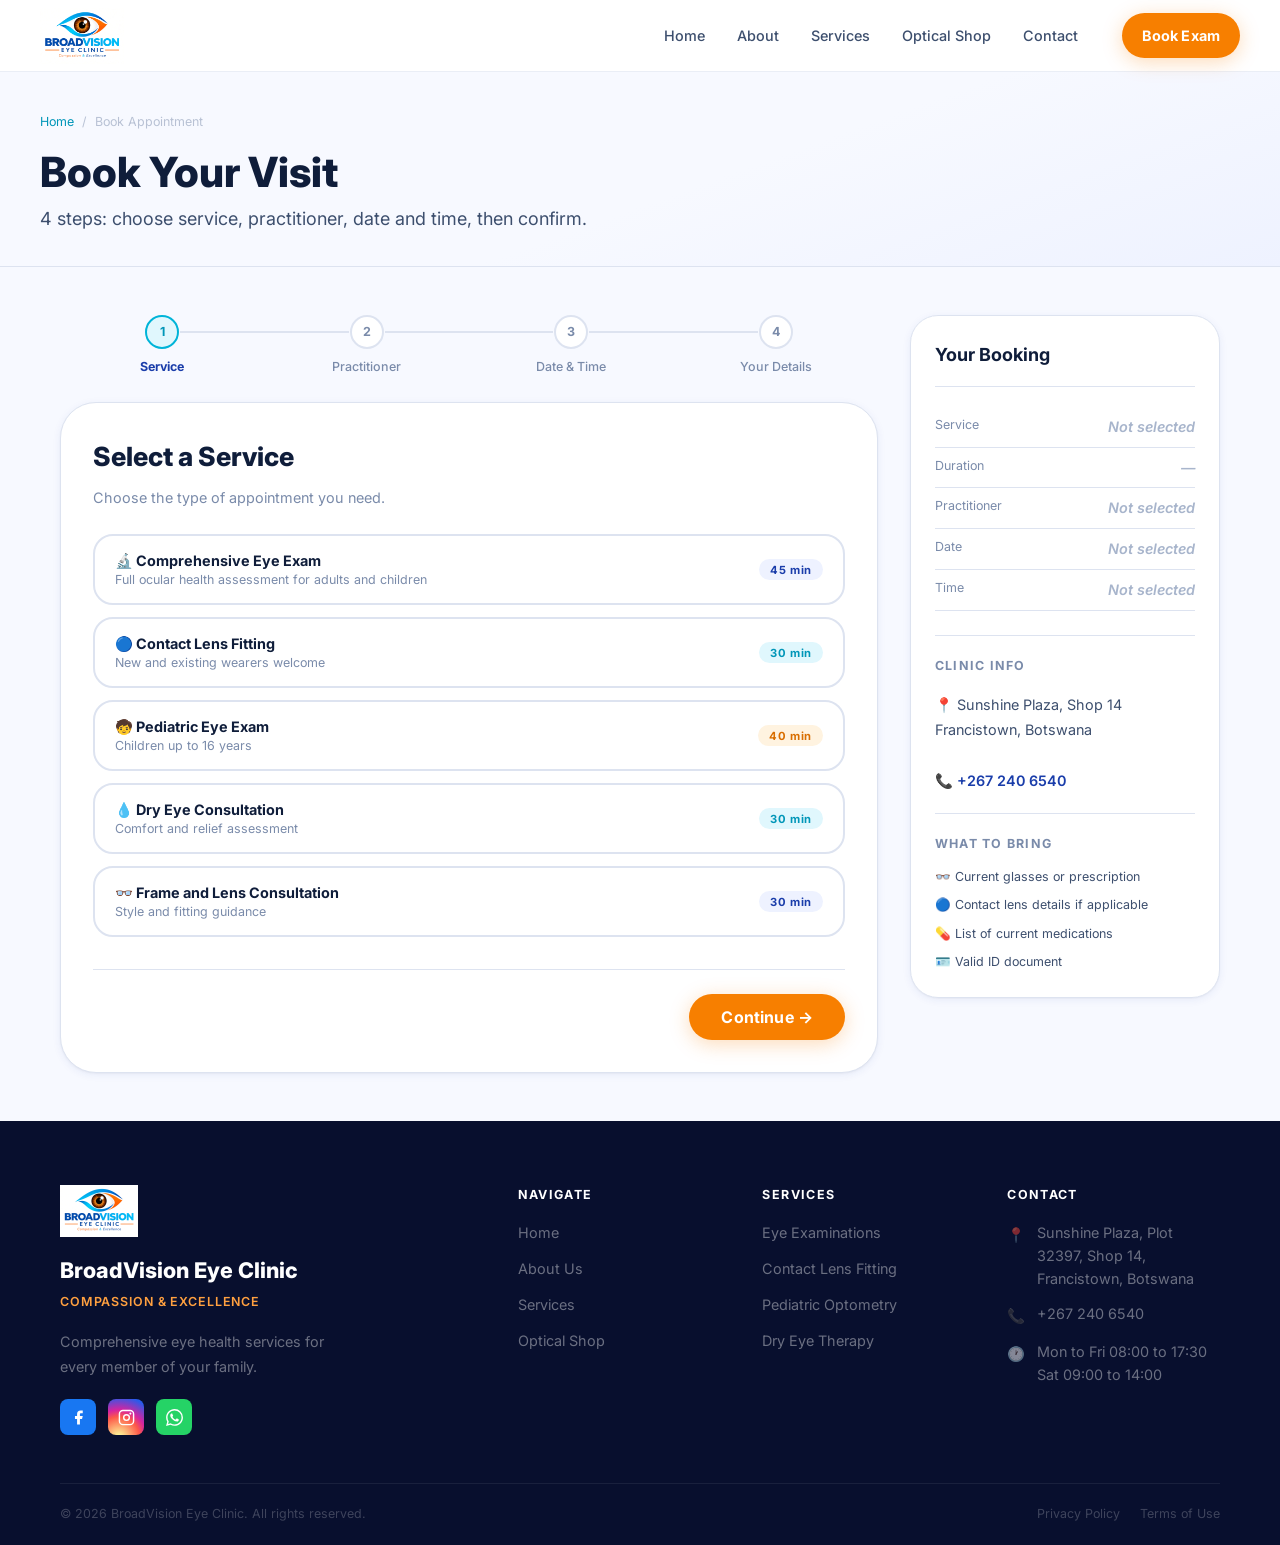
<file: pages/booking.html>
<!DOCTYPE html>
<html lang="en">
<head>
  <meta charset="UTF-8" />
  <meta name="viewport" content="width=device-width, initial-scale=1.0" />
  <meta name="description" content="Book an appointment at BroadVision Eye Clinic." />
  <title>Book Appointment | BroadVision Eye Clinic</title>
  <link rel="icon" type="image/jpeg" href="../branding/logo.jpeg" />
  <link rel="apple-touch-icon" href="../branding/logo.jpeg" />
  <link rel="stylesheet" href="../css/style.css" />
  <style>
    .bk-layout{display:grid;grid-template-columns:1fr 310px;gap:var(--s8);align-items:start;}
    .bk-panel{background:var(--white);border:1.5px solid var(--border);border-radius:var(--r-2xl);padding:var(--s8);box-shadow:var(--sh-sm);}
    .bk-step{display:none;}
    .bk-step.active{display:block;}
    .bk-step-title{font-size:var(--t-xl);font-weight:800;color:var(--text);margin-bottom:var(--s2);}
    .bk-step-sub{font-size:var(--t-sm);color:var(--text3);margin-bottom:var(--s6);}
    .bk-nav{display:flex;align-items:center;justify-content:space-between;margin-top:var(--s8);padding-top:var(--s6);border-top:1px solid var(--border);}
    .doc-opt{display:flex;align-items:center;gap:var(--s4);padding:var(--s4) var(--s5);border-radius:var(--r-lg);border:2px solid var(--border);cursor:pointer;margin-bottom:var(--s3);transition:all var(--fast);background:var(--white);width:100%;text-align:left;}
    .doc-opt:hover   {border-color:var(--cyan);background:var(--cyan-xlt);}
    .doc-opt.selected{border-color:var(--cyan);background:var(--cyan-xlt);box-shadow:0 0 0 3px rgba(0,180,216,.12);}
    .dt-grid{display:grid;grid-template-columns:1fr 1fr;gap:var(--s5);}
    .bk-success{text-align:center;padding:var(--s12) var(--s8);}
    .bk-success__icon{width:72px;height:72px;border-radius:50%;background:linear-gradient(135deg,#15803d,#22c55e);display:flex;align-items:center;justify-content:center;font-size:2rem;margin:0 auto var(--s5);box-shadow:0 8px 24px rgba(22,163,74,.28);}
    .bk-ref{display:inline-block;background:var(--bg2);border:2px dashed var(--border2);border-radius:var(--r-lg);padding:var(--s4) var(--s8);font-size:var(--t-lg);font-weight:800;color:var(--navy);letter-spacing:.12em;font-family:var(--serif);margin-bottom:var(--s5);}
    @media(max-width:860px){.bk-layout{grid-template-columns:1fr;}.bk-summary{order:-1;position:static!important;}.dt-grid{grid-template-columns:1fr;}}
    @media(max-width:480px){.bk-panel{padding:var(--s5);}}
  </style>
</head>
<body>

<nav class="nav" id="nav" role="navigation" aria-label="Main navigation">
  <div class="nav__inner">
    <a href="../index.html" class="nav__brand">
      <img src="../branding/logo.jpeg" alt="BroadVision Eye Clinic" class="nav__logo" />
    </a>
    <ul class="nav__links" role="list">
      <li><a href="../index.html" class="nav__link">Home</a></li>
      <li><a href="about.html"    class="nav__link">About</a></li>
      <li><a href="services.html" class="nav__link">Services</a></li>
      <li><a href="shop.html"     class="nav__link">Optical Shop</a></li>
      <li><a href="contact.html"  class="nav__link">Contact</a></li>
    </ul>
    <a href="booking.html" class="btn btn-orange nav__cta">Book Exam</a>
    <button class="nav__burger" id="burger" aria-label="Open menu" aria-expanded="false"><span></span><span></span><span></span></button>
  </div>
</nav>
<div class="nav__drawer" id="drawer" role="dialog" aria-modal="true">
  <div class="nav__drawer-backdrop" id="drawerBg"></div>
  <div class="nav__drawer-panel">
    <button class="nav__drawer-close" id="drawerClose">✕</button>
    <a href="../index.html" class="nav__drawer-link">Home</a>
    <a href="about.html"    class="nav__drawer-link">About</a>
    <a href="services.html" class="nav__drawer-link">Services</a>
    <a href="shop.html"     class="nav__drawer-link">Optical Shop</a>
    <a href="contact.html"  class="nav__drawer-link">Contact</a>
    <a href="booking.html"  class="btn btn-orange btn-w" style="margin-top:1rem;">Book Exam</a>
  </div>
</div>

<div class="page-header">
  <div class="page-header__inner">
    <nav class="page-header__crumb" aria-label="Breadcrumb">
      <a href="../index.html">Home</a><span>/</span><span>Book Appointment</span>
    </nav>
    <h1>Book Your Visit</h1>
    <p>4 steps: choose service, practitioner, date and time, then confirm.</p>
  </div>
</div>

<section class="section-sm bg-soft" aria-label="Appointment booking">
  <div class="wrap">
    <div class="bk-layout">

      <!-- FORM -->
      <div>
        <!-- Stepper -->
        <div class="steps" role="list" aria-label="Booking progress" style="margin-bottom:var(--s6);">
          <div class="step active" id="si1" role="listitem"><div class="step-num">1</div><div class="step-lbl">Service</div></div>
          <div class="step"        id="si2" role="listitem"><div class="step-num">2</div><div class="step-lbl">Practitioner</div></div>
          <div class="step"        id="si3" role="listitem"><div class="step-num">3</div><div class="step-lbl">Date &amp; Time</div></div>
          <div class="step"        id="si4" role="listitem"><div class="step-num">4</div><div class="step-lbl">Your Details</div></div>
        </div>

        <div class="bk-panel" id="bkPanel">

          <!-- STEP 1 -->
          <div class="bk-step active" id="s1">
            <div class="bk-step-title">Select a Service</div>
            <div class="bk-step-sub">Choose the type of appointment you need.</div>
            <div role="radiogroup" aria-label="Service selection">
              <button class="opt-card" data-svc="Comprehensive Eye Exam" data-dur="45 min" onclick="pick(this,'svc')" role="radio" aria-checked="false">
                <div style="display:flex;align-items:center;justify-content:space-between;gap:var(--s4);width:100%;">
                  <div><div class="opt-name">🔬 Comprehensive Eye Exam</div><div class="opt-meta">Full ocular health assessment for adults and children</div></div>
                  <span class="tag tag-navy" style="flex-shrink:0;">45 min</span>
                </div>
              </button>
              <button class="opt-card" data-svc="Contact Lens Fitting" data-dur="30 min" onclick="pick(this,'svc')" role="radio" aria-checked="false">
                <div style="display:flex;align-items:center;justify-content:space-between;gap:var(--s4);width:100%;">
                  <div><div class="opt-name">🔵 Contact Lens Fitting</div><div class="opt-meta">New and existing wearers welcome</div></div>
                  <span class="tag tag-cyan" style="flex-shrink:0;">30 min</span>
                </div>
              </button>
              <button class="opt-card" data-svc="Pediatric Eye Exam" data-dur="40 min" onclick="pick(this,'svc')" role="radio" aria-checked="false">
                <div style="display:flex;align-items:center;justify-content:space-between;gap:var(--s4);width:100%;">
                  <div><div class="opt-name">🧒 Pediatric Eye Exam</div><div class="opt-meta">Children up to 16 years</div></div>
                  <span class="tag tag-orange" style="flex-shrink:0;">40 min</span>
                </div>
              </button>
              <button class="opt-card" data-svc="Dry Eye Consultation" data-dur="30 min" onclick="pick(this,'svc')" role="radio" aria-checked="false">
                <div style="display:flex;align-items:center;justify-content:space-between;gap:var(--s4);width:100%;">
                  <div><div class="opt-name">💧 Dry Eye Consultation</div><div class="opt-meta">Comfort and relief assessment</div></div>
                  <span class="tag tag-cyan" style="flex-shrink:0;">30 min</span>
                </div>
              </button>
              <button class="opt-card" data-svc="Frame and Lens Consultation" data-dur="30 min" onclick="pick(this,'svc')" role="radio" aria-checked="false">
                <div style="display:flex;align-items:center;justify-content:space-between;gap:var(--s4);width:100%;">
                  <div><div class="opt-name">👓 Frame and Lens Consultation</div><div class="opt-meta">Style and fitting guidance</div></div>
                  <span class="tag tag-navy" style="flex-shrink:0;">30 min</span>
                </div>
              </button>
            </div>
            <div class="bk-nav"><span></span><button class="btn btn-orange btn-lg" id="n1" disabled onclick="go(2)">Continue →</button></div>
          </div>

          <!-- STEP 2 -->
          <div class="bk-step" id="s2">
            <div class="bk-step-title">Choose a Practitioner</div>
            <div class="bk-step-sub">Select your preferred optometrist.</div>
            <div role="radiogroup" aria-label="Practitioner selection">
              <button class="doc-opt" data-doc="Lead Optometrist" onclick="pick(this,'doc')" role="radio" aria-checked="false">
                <div style="width:50px;height:50px;border-radius:50%;background:var(--bg2);display:flex;align-items:center;justify-content:center;font-size:1.5rem;flex-shrink:0;">👁️</div>
                <div style="flex:1;">
                  <div style="font-weight:700;font-size:var(--t-sm);color:var(--text);">Lead Optometrist</div>
                  <div style="font-size:var(--t-xs);color:var(--text3);">Internationally trained · Full scope of practice</div>
                </div>
                <span class="tag tag-navy" style="flex-shrink:0;">Lead</span>
              </button>
              <button class="doc-opt" data-doc="First Available" onclick="pick(this,'doc')" role="radio" aria-checked="false">
                <div style="width:50px;height:50px;border-radius:50%;background:linear-gradient(135deg,var(--cyan),var(--navy));display:flex;align-items:center;justify-content:center;font-size:1.4rem;flex-shrink:0;">⚡</div>
                <div style="flex:1;">
                  <div style="font-weight:700;font-size:var(--t-sm);color:var(--text);">First Available</div>
                  <div style="font-size:var(--t-xs);color:var(--text3);">Soonest available appointment slot</div>
                </div>
              </button>
            </div>
            <div class="bk-nav">
              <button class="btn btn-ghost" onclick="go(1)">← Back</button>
              <button class="btn btn-orange btn-lg" id="n2" disabled onclick="go(3)">Continue →</button>
            </div>
          </div>

          <!-- STEP 3 -->
          <div class="bk-step" id="s3">
            <div class="bk-step-title">Date and Time</div>
            <div class="bk-step-sub">Pick a date then select your preferred time slot.</div>
            <div class="dt-grid">
              <div class="mcal" id="mcal">
                <div class="mcal-head">
                  <button class="mcal-nav" id="cPrev" aria-label="Previous month">‹</button>
                  <div class="mcal-title" id="cTitle"></div>
                  <button class="mcal-nav" id="cNext" aria-label="Next month">›</button>
                </div>
                <div class="mcal-grid" id="cGrid"></div>
              </div>
              <div>
                <div style="font-size:var(--t-sm);font-weight:600;color:var(--text);margin-bottom:var(--s4);" id="tLabel">Available Times</div>
                <div class="time-grid">
                  <button class="time-btn" data-t="09:00 AM" onclick="pickTime(this)">09:00 AM</button>
                  <button class="time-btn" data-t="10:30 AM" onclick="pickTime(this)">10:30 AM</button>
                  <button class="time-btn" data-t="02:00 PM" onclick="pickTime(this)">02:00 PM</button>
                  <button class="time-btn" data-t="03:30 PM" onclick="pickTime(this)">03:30 PM</button>
                  <button class="time-btn" data-t="04:30 PM" onclick="pickTime(this)">04:30 PM</button>
                </div>
              </div>
            </div>
            <div class="bk-nav">
              <button class="btn btn-ghost" onclick="go(2)">← Back</button>
              <button class="btn btn-orange btn-lg" id="n3" disabled onclick="go(4)">Continue →</button>
            </div>
          </div>

          <!-- STEP 4 -->
          <div class="bk-step" id="s4">
            <div class="bk-step-title">Your Details</div>
            <div class="bk-step-sub">Almost there, just a few quick details.</div>
            <form id="pForm" novalidate>
              <div class="form-grid-2">
                <div class="form-group">
                  <label class="form-label" for="fName">Full Name <span class="form-req">*</span></label>
                  <input class="form-input" id="fName" type="text" placeholder="Your full name" required autocomplete="name" />
                </div>
                <div class="form-group">
                  <label class="form-label" for="fPhone">Phone <span class="form-req">*</span></label>
                  <input class="form-input" id="fPhone" type="tel" placeholder="+267 7X XXX XXXX" required autocomplete="tel" />
                </div>
              </div>
              <div class="form-group">
                <label class="form-label" for="fEmail">Email Address</label>
                <input class="form-input" id="fEmail" type="email" placeholder="you@example.com" autocomplete="email" />
              </div>
              <div class="form-group">
                <label class="form-label" for="fType">Patient Type <span class="form-req">*</span></label>
                <select class="form-input form-select" id="fType" required>
                  <option value="" disabled selected>Select...</option>
                  <option value="New Patient">New Patient</option>
                  <option value="Returning Patient">Returning Patient</option>
                </select>
              </div>
              <div class="form-group">
                <label class="form-label" for="fNotes">Additional Notes</label>
                <textarea class="form-input form-textarea" id="fNotes" placeholder="Any concerns or questions for the optometrist..." rows="3"></textarea>
              </div>
            </form>
            <div class="bk-nav">
              <button class="btn btn-ghost" onclick="go(3)">← Back</button>
              <button class="btn btn-orange btn-lg" onclick="submitBk()">Confirm Appointment ✓</button>
            </div>
          </div>

          <!-- SUCCESS -->
          <div class="bk-step" id="s-ok">
            <div class="bk-success">
              <div class="bk-success__icon">✓</div>
              <h2 style="font-size:var(--t-2xl);margin-bottom:var(--s3);">Booking Confirmed!</h2>
              <p style="color:var(--text2);font-size:var(--t-md);margin-bottom:var(--s5);">Thank you. We look forward to seeing you at BroadVision Eye Clinic.</p>
              <div class="bk-ref" id="refCode">BV-00000</div>
              <p style="font-size:var(--t-sm);color:var(--text3);margin-bottom:var(--s8);">Save this reference number. We will contact you to confirm your appointment.</p>
              <div style="display:flex;gap:var(--s4);justify-content:center;flex-wrap:wrap;">
                <a href="../index.html" class="btn btn-ghost btn-lg">Back to Home</a>
                <a href="services.html" class="btn btn-navy btn-lg">Our Services</a>
              </div>
            </div>
          </div>

        </div>
      </div>

      <!-- SIDEBAR -->
      <div class="bk-summary" id="bkSummary">
        <h4>Your Booking</h4>
        <div class="bk-row"><span class="bk-lbl">Service</span>     <span class="bk-val bk-empty" id="ss-svc">Not selected</span></div>
        <div class="bk-row"><span class="bk-lbl">Duration</span>    <span class="bk-val bk-empty" id="ss-dur">—</span></div>
        <div class="bk-row"><span class="bk-lbl">Practitioner</span><span class="bk-val bk-empty" id="ss-doc">Not selected</span></div>
        <div class="bk-row"><span class="bk-lbl">Date</span>        <span class="bk-val bk-empty" id="ss-date">Not selected</span></div>
        <div class="bk-row"><span class="bk-lbl">Time</span>        <span class="bk-val bk-empty" id="ss-time">Not selected</span></div>

        <div style="margin-top:var(--s6);padding-top:var(--s5);border-top:1px solid var(--border);">
          <div style="font-size:var(--t-xs);font-weight:700;text-transform:uppercase;letter-spacing:.1em;color:var(--text3);margin-bottom:var(--s4);">Clinic Info</div>
          <div style="font-size:var(--t-sm);color:var(--text2);line-height:1.75;">
            📍 Sunshine Plaza, Shop 14<br>Francistown, Botswana<br><br>
            📞 <a href="tel:+2672406540" style="color:var(--navy);font-weight:600;">+267 240 6540</a>
          </div>
        </div>

        <div style="margin-top:var(--s5);padding-top:var(--s5);border-top:1px solid var(--border);">
          <div style="font-size:var(--t-xs);font-weight:700;text-transform:uppercase;letter-spacing:.1em;color:var(--text3);margin-bottom:var(--s3);">What to Bring</div>
          <ul style="display:flex;flex-direction:column;gap:var(--s2);">
            <li style="font-size:var(--t-xs);color:var(--text2);">👓 Current glasses or prescription</li>
            <li style="font-size:var(--t-xs);color:var(--text2);">🔵 Contact lens details if applicable</li>
            <li style="font-size:var(--t-xs);color:var(--text2);">💊 List of current medications</li>
            <li style="font-size:var(--t-xs);color:var(--text2);">🪪 Valid ID document</li>
          </ul>
        </div>
      </div>

    </div>
  </div>
</section>

<!-- FOOTER -->
<footer class="footer" role="contentinfo">
  <div class="wrap">
    <div class="footer__grid">
      <div>
        <img src="../branding/logo.jpeg" alt="BroadVision Eye Clinic" class="footer__brand-logo" />
        <div class="footer__name">BroadVision Eye Clinic</div>
        <div class="footer__tag">Compassion &amp; Excellence</div>
        <p class="footer__desc">Comprehensive eye health services for every member of your family.</p>
        <div class="footer__socials">
          <a href="#" class="footer__social" aria-label="Facebook">
            <svg xmlns="http://www.w3.org/2000/svg" width="17" height="17" viewBox="0 0 24 24" fill="currentColor" aria-hidden="true"><path d="M18 2h-3a5 5 0 0 0-5 5v3H7v4h3v8h4v-8h3l1-4h-4V7a1 1 0 0 1 1-1h3z"/></svg>
          </a>
          <a href="#" class="footer__social" aria-label="Instagram">
            <svg xmlns="http://www.w3.org/2000/svg" width="17" height="17" viewBox="0 0 24 24" fill="none" stroke="currentColor" stroke-width="2" stroke-linecap="round" stroke-linejoin="round" aria-hidden="true"><rect x="2" y="2" width="20" height="20" rx="5" ry="5"/><circle cx="12" cy="12" r="4"/><circle cx="17.5" cy="6.5" r="1.5" fill="currentColor" stroke="none"/></svg>
          </a>
          <a href="https://wa.me/2672406540" class="footer__social" aria-label="WhatsApp" target="_blank" rel="noopener">
            <svg xmlns="http://www.w3.org/2000/svg" width="17" height="17" viewBox="0 0 24 24" fill="currentColor" aria-hidden="true"><path d="M17.472 14.382c-.297-.149-1.758-.867-2.03-.967-.273-.099-.471-.148-.67.15-.197.297-.767.966-.94 1.164-.173.199-.347.223-.644.075-.297-.15-1.255-.463-2.39-1.475-.883-.788-1.48-1.761-1.653-2.059-.173-.297-.018-.458.13-.606.134-.133.298-.347.446-.52.149-.174.198-.298.298-.497.099-.198.05-.371-.025-.52-.075-.149-.669-1.612-.916-2.207-.242-.579-.487-.5-.669-.51-.173-.008-.371-.01-.57-.01-.198 0-.52.074-.792.372-.272.297-1.04 1.016-1.04 2.479 0 1.462 1.065 2.875 1.213 3.074.149.198 2.096 3.2 5.077 4.487.709.306 1.262.489 1.694.625.712.227 1.36.195 1.871.118.571-.085 1.758-.719 2.006-1.413.248-.694.248-1.289.173-1.413-.074-.124-.272-.198-.57-.347m-5.421 7.403h-.004a9.87 9.87 0 0 1-5.031-1.378l-.361-.214-3.741.982.998-3.648-.235-.374a9.86 9.86 0 0 1-1.51-5.26c.001-5.45 4.436-9.884 9.888-9.884 2.64 0 5.122 1.03 6.988 2.898a9.825 9.825 0 0 1 2.893 6.994c-.003 5.45-4.437 9.884-9.885 9.884m8.413-18.297A11.815 11.815 0 0 0 12.05 0C5.495 0 .16 5.335.157 11.892c0 2.096.547 4.142 1.588 5.945L.057 24l6.305-1.654a11.882 11.882 0 0 0 5.683 1.448h.005c6.554 0 11.89-5.335 11.893-11.893a11.821 11.821 0 0 0-3.48-8.413z"/></svg>
          </a>
        </div>
      </div>
      <div>
        <div class="footer__col-title">Navigate</div>
        <a href="../index.html" class="footer__link">Home</a>
        <a href="about.html"    class="footer__link">About Us</a>
        <a href="services.html" class="footer__link">Services</a>
        <a href="shop.html"     class="footer__link">Optical Shop</a>
      </div>
      <div>
        <div class="footer__col-title">Services</div>
        <a href="services.html" class="footer__link">Eye Examinations</a>
        <a href="services.html" class="footer__link">Contact Lens Fitting</a>
        <a href="services.html" class="footer__link">Pediatric Optometry</a>
        <a href="services.html" class="footer__link">Dry Eye Therapy</a>
      </div>
      <div>
        <div class="footer__col-title">Contact</div>
        <div class="footer__citem"><span class="footer__cicon">📍</span><div class="footer__ctext">Sunshine Plaza, Plot 32397, Shop 14, Francistown, Botswana</div></div>
        <div class="footer__citem"><span class="footer__cicon">📞</span><div class="footer__ctext">+267 240 6540</div></div>
        <div class="footer__citem"><span class="footer__cicon">🕐</span><div class="footer__ctext">Mon to Fri 08:00 to 17:30<br>Sat 09:00 to 14:00</div></div>
      </div>
    </div>
    <div class="footer__bottom">
      <div class="footer__copy">© 2026 BroadVision Eye Clinic. All rights reserved.</div>
      <div class="footer__legal"><a href="#">Privacy Policy</a><a href="#">Terms of Use</a></div>
    </div>
  </div>
</footer>

<script src="../js/main.js"></script>
<script>
const B={svc:'',dur:'',doc:'',date:'',time:''};

function pick(el,key){
  const g=el.closest('[role="radiogroup"]');
  g.querySelectorAll('[role="radio"]').forEach(b=>{b.classList.remove('selected');b.setAttribute('aria-checked','false');});
  el.classList.add('selected');el.setAttribute('aria-checked','true');
  if(key==='svc'){
    B.svc=el.dataset.svc;B.dur=el.dataset.dur;
    upd('ss-svc',B.svc);upd('ss-dur',B.dur);
    document.getElementById('n1').disabled=false;
  }
  if(key==='doc'){
    B.doc=el.dataset.doc;upd('ss-doc',B.doc);
    document.getElementById('n2').disabled=false;
  }
}

function pickTime(el){
  document.querySelectorAll('.time-btn').forEach(b=>b.classList.remove('selected'));
  el.classList.add('selected');B.time=el.dataset.t;upd('ss-time',B.time);
  if(B.date)document.getElementById('n3').disabled=false;
}

function upd(id,val){
  const el=document.getElementById(id);
  el.textContent=val;el.classList.remove('bk-empty');
}

function go(n){
  if(n===4){if(!B.date){alert('Please select a date.');return;}if(!B.time){alert('Please select a time slot.');return;}}
  document.querySelectorAll('.bk-step').forEach(s=>s.classList.remove('active'));
  document.getElementById('s'+n).classList.add('active');
  for(let i=1;i<=4;i++){
    const si=document.getElementById('si'+i);if(!si)continue;
    si.classList.remove('active','done');
    if(i<n)si.classList.add('done');
    if(i===n)si.classList.add('active');
  }
  document.getElementById('bkPanel').scrollIntoView({behavior:'smooth',block:'start'});
}

function submitBk(){
  const name=document.getElementById('fName').value.trim();
  const phone=document.getElementById('fPhone').value.trim();
  const type=document.getElementById('fType').value;
  if(!name){document.getElementById('fName').classList.add('error');document.getElementById('fName').focus();return;}
  if(!phone){document.getElementById('fPhone').classList.add('error');document.getElementById('fPhone').focus();return;}
  if(!type){document.getElementById('fType').classList.add('error');return;}
  const ref='BV-'+Math.floor(10000+Math.random()*89999);
  document.getElementById('refCode').textContent=ref;
  document.querySelectorAll('.bk-step').forEach(s=>s.classList.remove('active'));
  document.getElementById('s-ok').classList.add('active');
  document.querySelectorAll('.step').forEach(s=>{s.classList.remove('active');s.classList.add('done');});
}

(function(){
  const MO=['January','February','March','April','May','June','July','August','September','October','November','December'];
  const TODAY=new Date(2026,8,19);
  let cur=new Date(TODAY.getFullYear(),TODAY.getMonth(),1);
  function render(){
    document.getElementById('cTitle').textContent=MO[cur.getMonth()]+' '+cur.getFullYear();
    const g=document.getElementById('cGrid');g.innerHTML='';
    ['Su','Mo','Tu','We','Th','Fr','Sa'].forEach(d=>{const e=document.createElement('div');e.className='mcal-dow';e.textContent=d;g.appendChild(e);});
    const first=new Date(cur.getFullYear(),cur.getMonth(),1).getDay();
    const days=new Date(cur.getFullYear(),cur.getMonth()+1,0).getDate();
    const prev=new Date(cur.getFullYear(),cur.getMonth(),0).getDate();
    for(let i=0;i<first;i++){const b=document.createElement('button');b.className='mcal-day off';b.textContent=prev-first+1+i;b.disabled=true;g.appendChild(b);}
    for(let d=1;d<=days;d++){
      const b=document.createElement('button');b.className='mcal-day';b.textContent=d;
      const dt=new Date(cur.getFullYear(),cur.getMonth(),d);
      if(dt.getDay()===0||dt<new Date(TODAY.getFullYear(),TODAY.getMonth(),TODAY.getDate())){b.classList.add('dis');b.disabled=true;}
      if(d===TODAY.getDate()&&cur.getMonth()===TODAY.getMonth()&&cur.getFullYear()===TODAY.getFullYear())b.classList.add('today');
      b.addEventListener('click',function(){
        g.querySelectorAll('.mcal-day:not(.off)').forEach(x=>x.classList.remove('sel'));
        this.classList.add('sel');
        B.date=MO[cur.getMonth()]+' '+d+', '+cur.getFullYear();
        document.getElementById('tLabel').textContent='Times for '+d+' '+MO[cur.getMonth()];
        upd('ss-date',B.date);
        if(B.time)document.getElementById('n3').disabled=false;
      });
      g.appendChild(b);
    }
  }
  const min=new Date(TODAY.getFullYear(),TODAY.getMonth(),1);
  document.getElementById('cPrev').addEventListener('click',()=>{if(cur>min){cur.setMonth(cur.getMonth()-1);render();}});
  document.getElementById('cNext').addEventListener('click',()=>{cur.setMonth(cur.getMonth()+1);render();});
  render();
})();
</script>
</body>
</html>
</file>
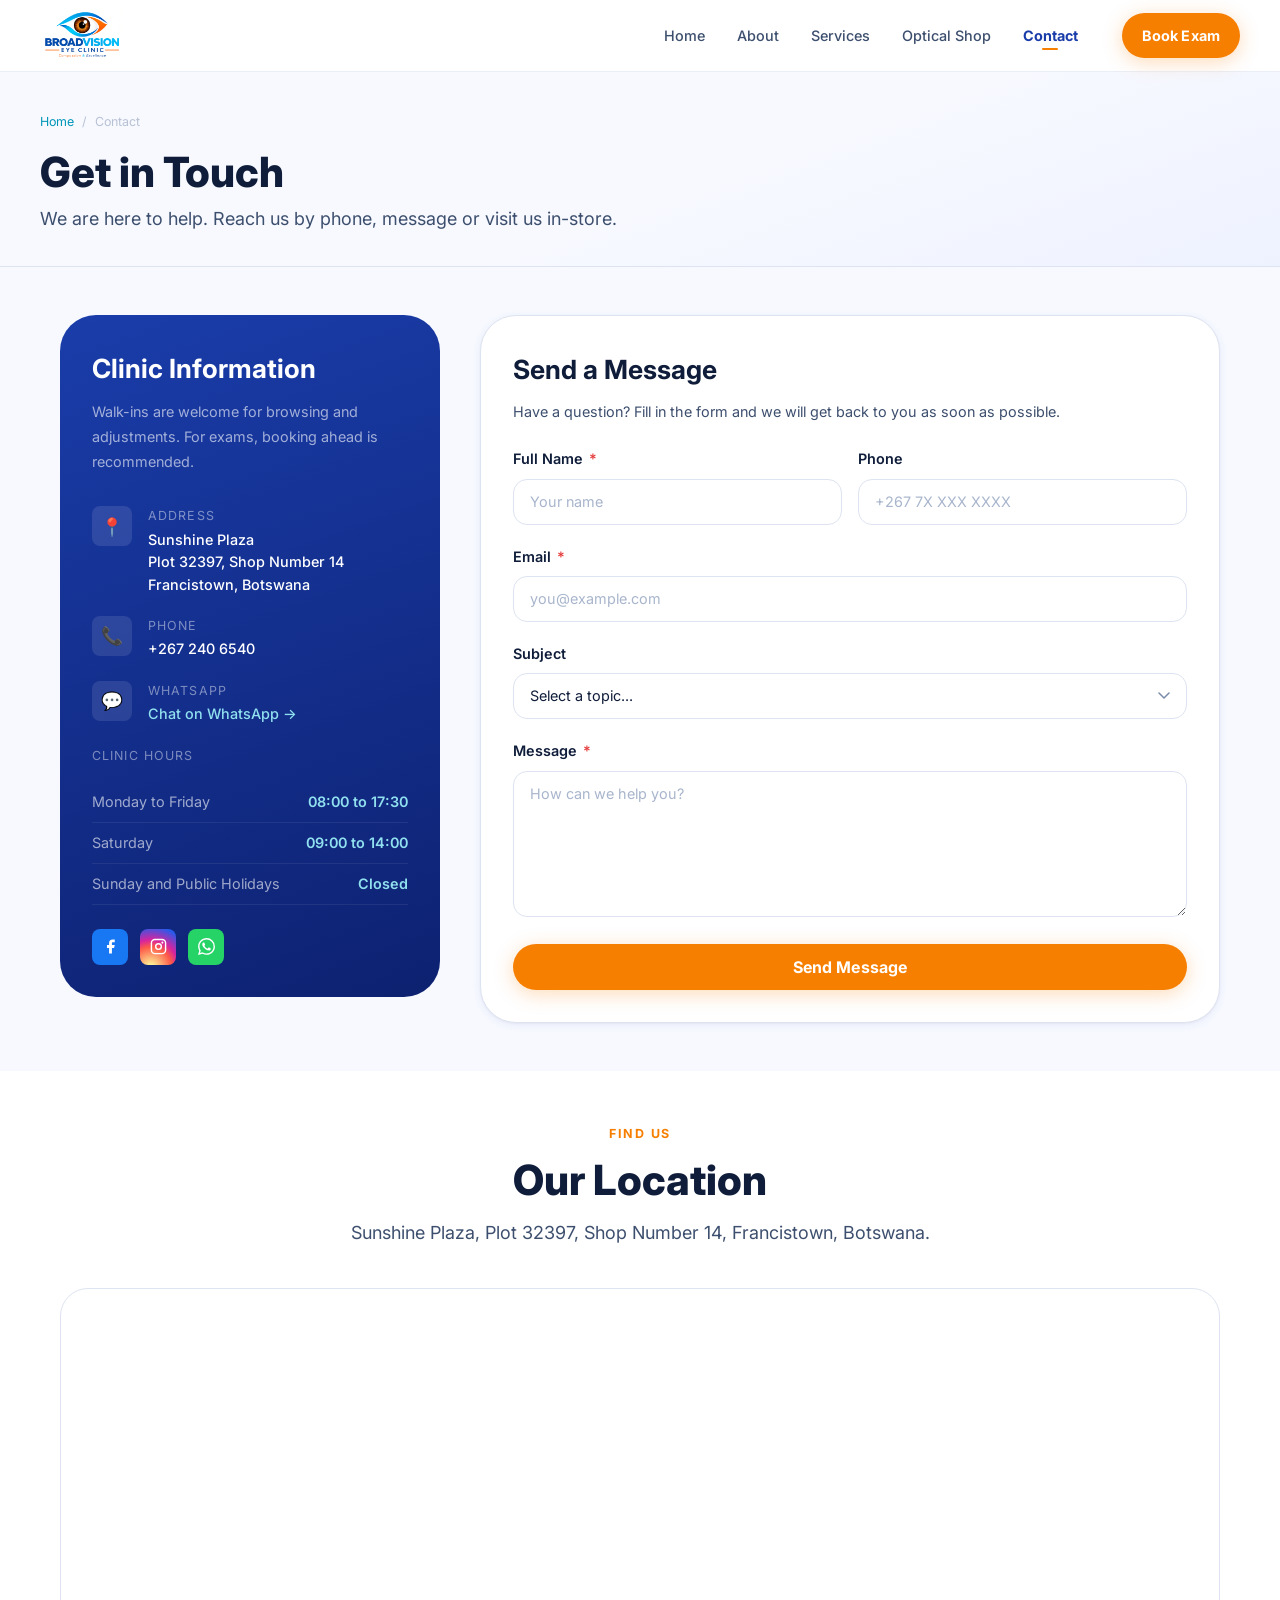
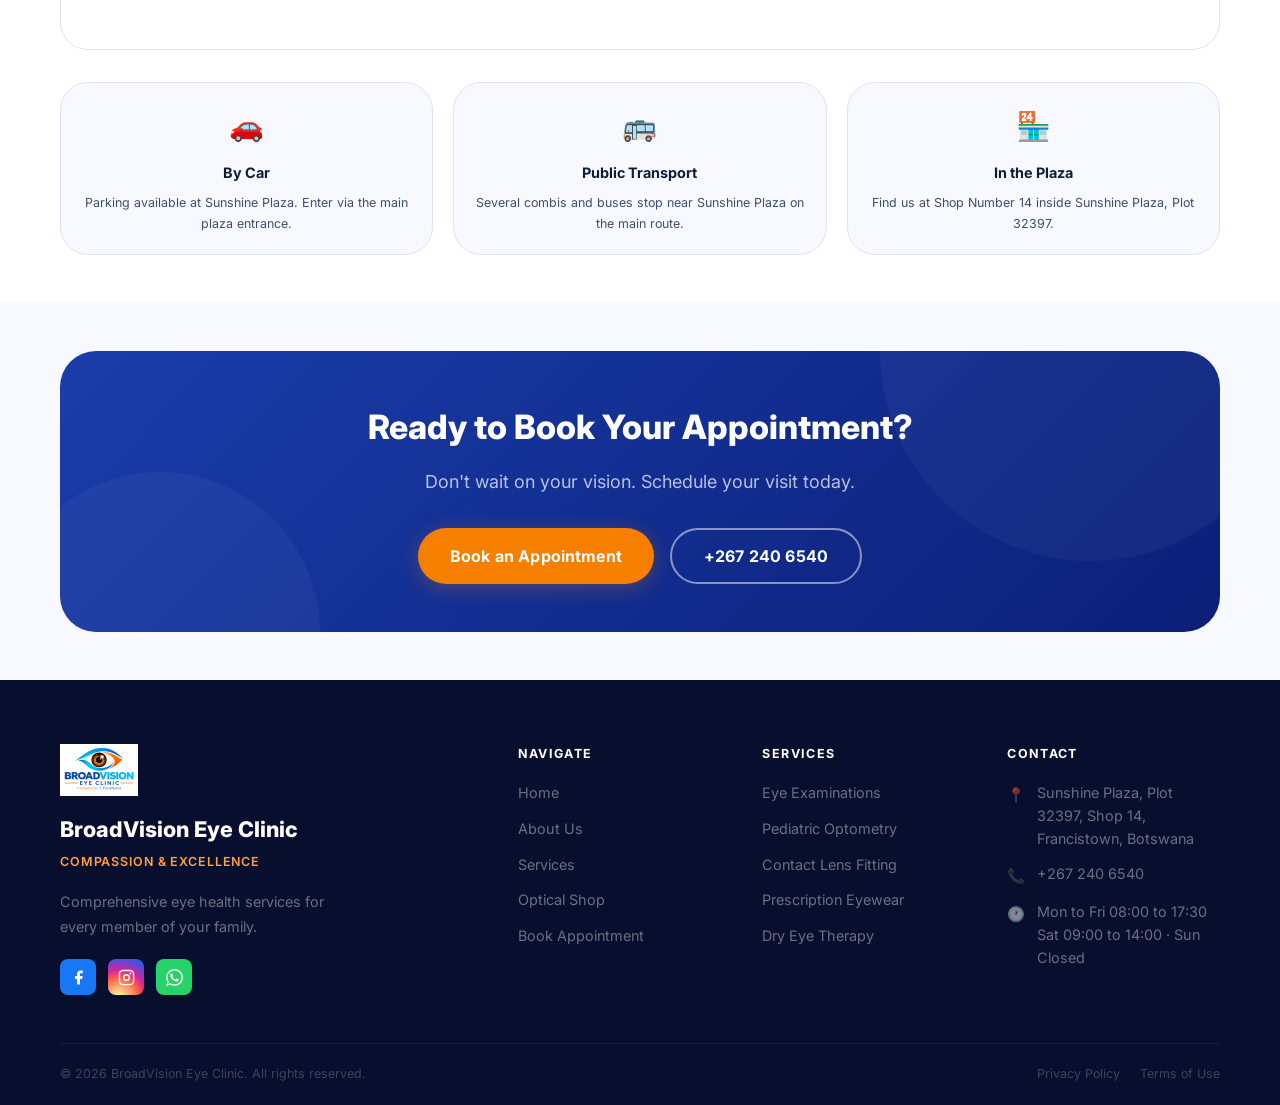
<file: pages/contact.html>
<!DOCTYPE html>
<html lang="en">
<head>
  <meta charset="UTF-8" />
  <meta name="viewport" content="width=device-width, initial-scale=1.0" />
  <meta name="description" content="Contact BroadVision Eye Clinic. Call +267 240 6540 or send us a message." />
  <title>Contact Us | BroadVision Eye Clinic</title>
  <link rel="icon" type="image/jpeg" href="../branding/logo.jpeg" />
  <link rel="apple-touch-icon" href="../branding/logo.jpeg" />
  <link rel="stylesheet" href="../css/style.css" />
</head>
<body>

<nav class="nav" id="nav" role="navigation" aria-label="Main navigation">
  <div class="nav__inner">
    <a href="../index.html" class="nav__brand">
      <img src="../branding/logo.jpeg" alt="BroadVision Eye Clinic" class="nav__logo" />
    </a>
    <ul class="nav__links" role="list">
      <li><a href="../index.html" class="nav__link">Home</a></li>
      <li><a href="about.html"    class="nav__link">About</a></li>
      <li><a href="services.html" class="nav__link">Services</a></li>
      <li><a href="shop.html"     class="nav__link">Optical Shop</a></li>
      <li><a href="contact.html"  class="nav__link is-active">Contact</a></li>
    </ul>
    <a href="booking.html" class="btn btn-orange nav__cta">Book Exam</a>
    <button class="nav__burger" id="burger" aria-label="Open menu" aria-expanded="false"><span></span><span></span><span></span></button>
  </div>
</nav>
<div class="nav__drawer" id="drawer" role="dialog" aria-modal="true">
  <div class="nav__drawer-backdrop" id="drawerBg"></div>
  <div class="nav__drawer-panel">
    <button class="nav__drawer-close" id="drawerClose">✕</button>
    <a href="../index.html" class="nav__drawer-link">Home</a>
    <a href="about.html"    class="nav__drawer-link">About</a>
    <a href="services.html" class="nav__drawer-link">Services</a>
    <a href="shop.html"     class="nav__drawer-link">Optical Shop</a>
    <a href="contact.html"  class="nav__drawer-link is-active">Contact</a>
    <a href="booking.html"  class="btn btn-orange btn-w" style="margin-top:1rem;">Book Exam</a>
  </div>
</div>

<div class="page-header">
  <div class="page-header__inner">
    <nav class="page-header__crumb" aria-label="Breadcrumb">
      <a href="../index.html">Home</a><span>/</span><span>Contact</span>
    </nav>
    <h1>Get in Touch</h1>
    <p>We are here to help. Reach us by phone, message or visit us in-store.</p>
  </div>
</div>

<!-- CONTACT GRID -->
<section class="section-sm bg-soft" aria-label="Contact information">
  <div class="wrap">
    <div class="contact-grid">

      <!-- Info panel -->
      <div class="contact-info reveal">
        <h3>Clinic Information</h3>
        <p>Walk-ins are welcome for browsing and adjustments. For exams, booking ahead is recommended.</p>

        <div class="c-row">
          <div class="c-icon">📍</div>
          <div>
            <div class="c-label">Address</div>
            <div class="c-val">Sunshine Plaza<br>Plot 32397, Shop Number 14<br>Francistown, Botswana</div>
          </div>
        </div>
        <div class="c-row">
          <div class="c-icon">📞</div>
          <div>
            <div class="c-label">Phone</div>
            <div class="c-val"><a href="tel:+2672406540" style="color:inherit;">+267 240 6540</a></div>
          </div>
        </div>
        <div class="c-row">
          <div class="c-icon">💬</div>
          <div>
            <div class="c-label">WhatsApp</div>
            <div class="c-val"><a href="https://wa.me/2672406540" target="_blank" rel="noopener" style="color:var(--cyan-lt);">Chat on WhatsApp →</a></div>
          </div>
        </div>

        <div style="margin-top:var(--s2);">
          <div class="c-label" style="margin-bottom:var(--s4);">Clinic Hours</div>
          <table class="hours-tbl">
            <tr><td>Monday to Friday</td><td>08:00 to 17:30</td></tr>
            <tr><td>Saturday</td><td>09:00 to 14:00</td></tr>
            <tr><td>Sunday and Public Holidays</td><td>Closed</td></tr>
          </table>
        </div>

        <div style="margin-top:var(--s6);display:flex;gap:var(--s3);">
          <a href="#" class="footer__social" aria-label="Facebook">
            <svg xmlns="http://www.w3.org/2000/svg" width="17" height="17" viewBox="0 0 24 24" fill="currentColor" aria-hidden="true"><path d="M18 2h-3a5 5 0 0 0-5 5v3H7v4h3v8h4v-8h3l1-4h-4V7a1 1 0 0 1 1-1h3z"/></svg>
          </a>
          <a href="#" class="footer__social" aria-label="Instagram">
            <svg xmlns="http://www.w3.org/2000/svg" width="17" height="17" viewBox="0 0 24 24" fill="none" stroke="currentColor" stroke-width="2" stroke-linecap="round" stroke-linejoin="round" aria-hidden="true"><rect x="2" y="2" width="20" height="20" rx="5" ry="5"/><circle cx="12" cy="12" r="4"/><circle cx="17.5" cy="6.5" r="1.5" fill="currentColor" stroke="none"/></svg>
          </a>
          <a href="https://wa.me/2672406540" class="footer__social" aria-label="WhatsApp" target="_blank" rel="noopener">
            <svg xmlns="http://www.w3.org/2000/svg" width="17" height="17" viewBox="0 0 24 24" fill="currentColor" aria-hidden="true"><path d="M17.472 14.382c-.297-.149-1.758-.867-2.03-.967-.273-.099-.471-.148-.67.15-.197.297-.767.966-.94 1.164-.173.199-.347.223-.644.075-.297-.15-1.255-.463-2.39-1.475-.883-.788-1.48-1.761-1.653-2.059-.173-.297-.018-.458.13-.606.134-.133.298-.347.446-.52.149-.174.198-.298.298-.497.099-.198.05-.371-.025-.52-.075-.149-.669-1.612-.916-2.207-.242-.579-.487-.5-.669-.51-.173-.008-.371-.01-.57-.01-.198 0-.52.074-.792.372-.272.297-1.04 1.016-1.04 2.479 0 1.462 1.065 2.875 1.213 3.074.149.198 2.096 3.2 5.077 4.487.709.306 1.262.489 1.694.625.712.227 1.36.195 1.871.118.571-.085 1.758-.719 2.006-1.413.248-.694.248-1.289.173-1.413-.074-.124-.272-.198-.57-.347m-5.421 7.403h-.004a9.87 9.87 0 0 1-5.031-1.378l-.361-.214-3.741.982.998-3.648-.235-.374a9.86 9.86 0 0 1-1.51-5.26c.001-5.45 4.436-9.884 9.888-9.884 2.64 0 5.122 1.03 6.988 2.898a9.825 9.825 0 0 1 2.893 6.994c-.003 5.45-4.437 9.884-9.885 9.884m8.413-18.297A11.815 11.815 0 0 0 12.05 0C5.495 0 .16 5.335.157 11.892c0 2.096.547 4.142 1.588 5.945L.057 24l6.305-1.654a11.882 11.882 0 0 0 5.683 1.448h.005c6.554 0 11.89-5.335 11.893-11.893a11.821 11.821 0 0 0-3.48-8.413z"/></svg>
          </a>
        </div>
      </div>

      <!-- Form -->
      <div class="contact-form reveal rd-2">
        <h3>Send a Message</h3>
        <p>Have a question? Fill in the form and we will get back to you as soon as possible.</p>

        <form id="cForm" novalidate>
          <div class="form-grid-2">
            <div class="form-group">
              <label class="form-label" for="cName">Full Name <span class="form-req">*</span></label>
              <input class="form-input" id="cName" type="text" placeholder="Your name" required autocomplete="name" />
            </div>
            <div class="form-group">
              <label class="form-label" for="cPhone">Phone</label>
              <input class="form-input" id="cPhone" type="tel" placeholder="+267 7X XXX XXXX" autocomplete="tel" />
            </div>
          </div>
          <div class="form-group">
            <label class="form-label" for="cEmail">Email <span class="form-req">*</span></label>
            <input class="form-input" id="cEmail" type="email" placeholder="you@example.com" required autocomplete="email" />
          </div>
          <div class="form-group">
            <label class="form-label" for="cSubject">Subject</label>
            <select class="form-input form-select" id="cSubject">
              <option value="" disabled selected>Select a topic...</option>
              <option>General Enquiry</option>
              <option>Book an Appointment</option>
              <option>Products and Eyewear</option>
              <option>Prescription Query</option>
              <option>Contact Lenses</option>
              <option>Other</option>
            </select>
          </div>
          <div class="form-group">
            <label class="form-label" for="cMsg">Message <span class="form-req">*</span></label>
            <textarea class="form-input form-textarea" id="cMsg" placeholder="How can we help you?" required rows="5"></textarea>
          </div>
          <button type="submit" class="btn btn-orange btn-lg btn-w" id="cBtn">Send Message</button>

          <div id="cSuccess" style="display:none;margin-top:var(--s5);background:#f0fdf4;border:1px solid #bbf7d0;border-radius:var(--r-lg);padding:var(--s5);text-align:center;">
            <div style="font-size:1.5rem;margin-bottom:var(--s2);">✅</div>
            <div style="font-weight:700;color:var(--success);font-size:var(--t-sm);">Message sent successfully!</div>
            <div style="color:var(--success);font-size:var(--t-xs);margin-top:var(--s1);">We will be in touch shortly.</div>
          </div>
        </form>
      </div>
    </div>
  </div>
</section>

<!-- MAP -->
<section class="section-sm bg-white" aria-label="Location">
  <div class="wrap">
    <div class="sec-hdr center reveal">
      <div class="eyebrow" style="justify-content:center;">Find Us</div>
      <h2>Our Location</h2>
      <p>Sunshine Plaza, Plot 32397, Shop Number 14, Francistown, Botswana.</p>
    </div>

    <div class="map-wrap reveal">
      <iframe
        src="https://www.google.com/maps/embed?pb=!1m18!1m12!1m3!1d59100.25!2d27.4833!3d-21.1700!2m3!1f0!2f0!3f0!3m2!1i1024!2i768!4f13.1!3m3!1m2!1s0x1ebc6afc5f3fc95b%3A0x5b8b9a3c19b4e5d0!2sFrancistown%2C%20Botswana!5e0!3m2!1sen!2sbw!4v1695000000000!5m2!1sen!2sbw"
        title="BroadVision Eye Clinic location"
        allowfullscreen=""
        loading="lazy"
        referrerpolicy="no-referrer-when-downgrade"
        aria-label="Map showing BroadVision Eye Clinic location"
      ></iframe>
    </div>

    <div class="find-us-grid reveal" style="display:grid;grid-template-columns:repeat(3,1fr);gap:var(--s5);margin-top:var(--s8);">
      <div style="text-align:center;padding:var(--s5) var(--s4);background:var(--bg);border-radius:var(--r-xl);border:1px solid var(--border);">
        <div style="font-size:1.75rem;margin-bottom:var(--s3);">🚗</div>
        <div style="font-weight:700;font-size:var(--t-sm);margin-bottom:var(--s2);">By Car</div>
        <p style="font-size:var(--t-xs);color:var(--text2);">Parking available at Sunshine Plaza. Enter via the main plaza entrance.</p>
      </div>
      <div style="text-align:center;padding:var(--s5) var(--s4);background:var(--bg);border-radius:var(--r-xl);border:1px solid var(--border);">
        <div style="font-size:1.75rem;margin-bottom:var(--s3);">🚌</div>
        <div style="font-weight:700;font-size:var(--t-sm);margin-bottom:var(--s2);">Public Transport</div>
        <p style="font-size:var(--t-xs);color:var(--text2);">Several combis and buses stop near Sunshine Plaza on the main route.</p>
      </div>
      <div style="text-align:center;padding:var(--s5) var(--s4);background:var(--bg);border-radius:var(--r-xl);border:1px solid var(--border);">
        <div style="font-size:1.75rem;margin-bottom:var(--s3);">🏪</div>
        <div style="font-weight:700;font-size:var(--t-sm);margin-bottom:var(--s2);">In the Plaza</div>
        <p style="font-size:var(--t-xs);color:var(--text2);">Find us at Shop Number 14 inside Sunshine Plaza, Plot 32397.</p>
      </div>
    </div>
  </div>
</section>

<!-- CTA -->
<section class="section-sm bg-soft">
  <div class="wrap">
    <div class="cta-strip reveal">
      <h2>Ready to Book Your Appointment?</h2>
      <p>Don't wait on your vision. Schedule your visit today.</p>
      <div class="cta-strip__btns">
        <a href="booking.html"    class="btn btn-orange btn-lg">Book an Appointment</a>
        <a href="tel:+2672406540" class="btn btn-outline-white btn-lg">+267 240 6540</a>
      </div>
    </div>
  </div>
</section>

<!-- FOOTER -->
<footer class="footer" role="contentinfo">
  <div class="wrap">
    <div class="footer__grid">
      <div>
        <img src="../branding/logo.jpeg" alt="BroadVision Eye Clinic" class="footer__brand-logo" />
        <div class="footer__name">BroadVision Eye Clinic</div>
        <div class="footer__tag">Compassion &amp; Excellence</div>
        <p class="footer__desc">Comprehensive eye health services for every member of your family.</p>
        <div class="footer__socials">
          <a href="#" class="footer__social" aria-label="Facebook">
            <svg xmlns="http://www.w3.org/2000/svg" width="17" height="17" viewBox="0 0 24 24" fill="currentColor" aria-hidden="true"><path d="M18 2h-3a5 5 0 0 0-5 5v3H7v4h3v8h4v-8h3l1-4h-4V7a1 1 0 0 1 1-1h3z"/></svg>
          </a>
          <a href="#" class="footer__social" aria-label="Instagram">
            <svg xmlns="http://www.w3.org/2000/svg" width="17" height="17" viewBox="0 0 24 24" fill="none" stroke="currentColor" stroke-width="2" stroke-linecap="round" stroke-linejoin="round" aria-hidden="true"><rect x="2" y="2" width="20" height="20" rx="5" ry="5"/><circle cx="12" cy="12" r="4"/><circle cx="17.5" cy="6.5" r="1.5" fill="currentColor" stroke="none"/></svg>
          </a>
          <a href="https://wa.me/2672406540" class="footer__social" aria-label="WhatsApp" target="_blank" rel="noopener">
            <svg xmlns="http://www.w3.org/2000/svg" width="17" height="17" viewBox="0 0 24 24" fill="currentColor" aria-hidden="true"><path d="M17.472 14.382c-.297-.149-1.758-.867-2.03-.967-.273-.099-.471-.148-.67.15-.197.297-.767.966-.94 1.164-.173.199-.347.223-.644.075-.297-.15-1.255-.463-2.39-1.475-.883-.788-1.48-1.761-1.653-2.059-.173-.297-.018-.458.13-.606.134-.133.298-.347.446-.52.149-.174.198-.298.298-.497.099-.198.05-.371-.025-.52-.075-.149-.669-1.612-.916-2.207-.242-.579-.487-.5-.669-.51-.173-.008-.371-.01-.57-.01-.198 0-.52.074-.792.372-.272.297-1.04 1.016-1.04 2.479 0 1.462 1.065 2.875 1.213 3.074.149.198 2.096 3.2 5.077 4.487.709.306 1.262.489 1.694.625.712.227 1.36.195 1.871.118.571-.085 1.758-.719 2.006-1.413.248-.694.248-1.289.173-1.413-.074-.124-.272-.198-.57-.347m-5.421 7.403h-.004a9.87 9.87 0 0 1-5.031-1.378l-.361-.214-3.741.982.998-3.648-.235-.374a9.86 9.86 0 0 1-1.51-5.26c.001-5.45 4.436-9.884 9.888-9.884 2.64 0 5.122 1.03 6.988 2.898a9.825 9.825 0 0 1 2.893 6.994c-.003 5.45-4.437 9.884-9.885 9.884m8.413-18.297A11.815 11.815 0 0 0 12.05 0C5.495 0 .16 5.335.157 11.892c0 2.096.547 4.142 1.588 5.945L.057 24l6.305-1.654a11.882 11.882 0 0 0 5.683 1.448h.005c6.554 0 11.89-5.335 11.893-11.893a11.821 11.821 0 0 0-3.48-8.413z"/></svg>
          </a>
        </div>
      </div>
      <div>
        <div class="footer__col-title">Navigate</div>
        <a href="../index.html" class="footer__link">Home</a>
        <a href="about.html"    class="footer__link">About Us</a>
        <a href="services.html" class="footer__link">Services</a>
        <a href="shop.html"     class="footer__link">Optical Shop</a>
        <a href="booking.html"  class="footer__link">Book Appointment</a>
      </div>
      <div>
        <div class="footer__col-title">Services</div>
        <a href="services.html" class="footer__link">Eye Examinations</a>
        <a href="services.html" class="footer__link">Pediatric Optometry</a>
        <a href="services.html" class="footer__link">Contact Lens Fitting</a>
        <a href="services.html" class="footer__link">Prescription Eyewear</a>
        <a href="services.html" class="footer__link">Dry Eye Therapy</a>
      </div>
      <div>
        <div class="footer__col-title">Contact</div>
        <div class="footer__citem"><span class="footer__cicon">📍</span><div class="footer__ctext">Sunshine Plaza, Plot 32397, Shop 14, Francistown, Botswana</div></div>
        <div class="footer__citem"><span class="footer__cicon">📞</span><div class="footer__ctext">+267 240 6540</div></div>
        <div class="footer__citem"><span class="footer__cicon">🕐</span><div class="footer__ctext">Mon to Fri 08:00 to 17:30<br>Sat 09:00 to 14:00 · Sun Closed</div></div>
      </div>
    </div>
    <div class="footer__bottom">
      <div class="footer__copy">© 2026 BroadVision Eye Clinic. All rights reserved.</div>
      <div class="footer__legal"><a href="#">Privacy Policy</a><a href="#">Terms of Use</a></div>
    </div>
  </div>
</footer>

<div class="toast" id="toast" role="alert" aria-live="polite">
  <span>✓</span><span>Message sent! We will be in touch soon.</span>
</div>

<script src="../js/main.js"></script>
<script>
  document.getElementById('cForm').addEventListener('submit', function(e) {
    e.preventDefault();
    const name = document.getElementById('cName').value.trim();
    const email = document.getElementById('cEmail').value.trim();
    const msg   = document.getElementById('cMsg').value.trim();
    [['cName',name],['cEmail',email],['cMsg',msg]].forEach(([id,v])=>{
      document.getElementById(id).classList.toggle('error', !v);
    });
    if (!name || !email || !msg) return;
    const btn = document.getElementById('cBtn');
    btn.disabled = true; btn.textContent = 'Sending...';
    setTimeout(function() {
      document.getElementById('cSuccess').style.display = 'block';
      btn.style.display = 'none';
      const t = document.getElementById('toast');
      t.classList.add('show');
      setTimeout(() => t.classList.remove('show'), 4000);
    }, 1000);
  });
</script>
</body>
</html>
</file>
<file: css/style.css>
/* ============================================================
   BROADVISION EYE CLINIC — Design System v3
   Navy #1A3DAA | Cyan #00B4D8 | Orange #F77F00
   ============================================================ */

@import url('https://fonts.googleapis.com/css2?family=Inter:ital,wght@0,300;0,400;0,500;0,600;0,700;0,800;1,400&family=Playfair+Display:wght@600;700;800&display=swap');

/* ── Tokens ── */
:root {
  --navy:         #1A3DAA;
  --navy-dk:      #122d82;
  --navy-lt:      #2a52cc;
  --cyan:         #00B4D8;
  --cyan-dk:      #0096b8;
  --cyan-lt:      #90E0EF;
  --cyan-xlt:     #e0f7fd;
  --orange:       #F77F00;
  --orange-dk:    #d96e00;
  --orange-lt:    #ffa040;
  --orange-xlt:   #fff3e0;

  --white:        #FFFFFF;
  --bg:           #F7F9FF;
  --bg2:          #EEF2FF;
  --bg3:          #e6ecfb;
  --border:       #DDE3F0;
  --border2:      #c8d2e8;
  --text:         #0f1d3a;
  --text2:        #3d4f6e;
  --text3:        #7a8baa;
  --text4:        #a8b5cc;
  --success:      #16a34a;
  --success-lt:   #dcfce7;

  --font:         'Inter', system-ui, -apple-system, sans-serif;
  --serif:        'Playfair Display', Georgia, serif;

  /* Fluid type */
  --t-2xs:  clamp(.65rem,  .9vw,  .7rem);
  --t-xs:   clamp(.72rem,  1vw,   .78rem);
  --t-sm:   clamp(.82rem,  1.2vw, .9rem);
  --t-base: clamp(.9rem,   1.4vw, 1rem);
  --t-md:   clamp(1rem,    1.7vw, 1.125rem);
  --t-lg:   clamp(1.1rem,  2vw,   1.35rem);
  --t-xl:   clamp(1.3rem,  2.4vw, 1.65rem);
  --t-2xl:  clamp(1.6rem,  3.2vw, 2.1rem);
  --t-3xl:  clamp(1.9rem,  4vw,   2.6rem);
  --t-4xl:  clamp(2.3rem,  5.5vw, 3.4rem);

  /* Space */
  --s1:.25rem; --s2:.5rem; --s3:.75rem; --s4:1rem; --s5:1.25rem;
  --s6:1.5rem; --s8:2rem;  --s10:2.5rem;--s12:3rem;--s16:4rem;
  --s20:5rem;  --s24:6rem;

  /* Radius */
  --r-xs:4px; --r-sm:8px; --r-md:14px; --r-lg:20px;
  --r-xl:28px; --r-2xl:36px; --r-full:9999px;

  /* Shadows — layered for depth */
  --sh-xs: 0 1px 2px rgba(26,61,170,.04);
  --sh-sm: 0 2px 8px rgba(26,61,170,.07), 0 1px 2px rgba(0,0,0,.04);
  --sh-md: 0 4px 20px rgba(26,61,170,.10), 0 2px 6px rgba(0,0,0,.05);
  --sh-lg: 0 10px 40px rgba(26,61,170,.13), 0 4px 12px rgba(0,0,0,.06);
  --sh-xl: 0 20px 60px rgba(26,61,170,.16), 0 8px 24px rgba(0,0,0,.08);
  --sh-orange: 0 4px 20px rgba(247,127,0,.28);
  --sh-cyan:   0 4px 20px rgba(0,180,216,.25);
  --sh-navy:   0 4px 20px rgba(26,61,170,.30);

  /* Motion */
  --ease:    cubic-bezier(.4,0,.2,1);
  --spring:  cubic-bezier(.34,1.56,.64,1);
  --fast:    120ms;
  --base:    220ms;
  --slow:    380ms;

  /* Layout */
  --max:     1240px;
  --pad:     clamp(1.25rem, 5vw, 2.5rem);
  --nav-h:   72px;
}

/* ── Reset ── */
*,*::before,*::after{box-sizing:border-box;margin:0;padding:0;}
html{scroll-behavior:smooth;-webkit-text-size-adjust:100%;}
body{font-family:var(--font);font-size:var(--t-base);color:var(--text);background:var(--white);line-height:1.65;overflow-x:hidden;-webkit-font-smoothing:antialiased;}
img,svg,video{display:block;max-width:100%;}
a{color:inherit;text-decoration:none;}
ul,ol{list-style:none;}
button{font-family:inherit;cursor:pointer;border:none;background:none;}
input,textarea,select{font-family:inherit;font-size:inherit;color:inherit;}

/* ── Layout ── */
.wrap{width:100%;max-width:var(--max);margin-inline:auto;padding-inline:var(--pad);}
.section     {padding-block:var(--s20);}
.section-sm  {padding-block:var(--s12);}
.section-xs  {padding-block:var(--s8);}
.bg-white    {background:var(--white);}
.bg-soft     {background:var(--bg);}
.bg-navy     {background:var(--navy);}
.bg-dark     {background:#0b1640;}

/* ── Type helpers ── */
.serif{font-family:var(--serif);}
.muted{color:var(--text3);}
.t-orange{color:var(--orange);}
.t-cyan  {color:var(--cyan);}
.t-navy  {color:var(--navy);}
.center  {text-align:center;}

/* Eyebrow label */
.eyebrow{
  display:inline-flex;align-items:center;gap:var(--s2);
  font-size:var(--t-xs);font-weight:700;letter-spacing:.14em;
  text-transform:uppercase;color:var(--orange);
}
.eyebrow::before{content:'';width:18px;height:2px;background:var(--orange);border-radius:var(--r-full);flex-shrink:0;}

/* Section header */
.sec-hdr{margin-bottom:var(--s10);}
.sec-hdr.center{text-align:center;}
.sec-hdr.center .eyebrow{justify-content:center;}
.sec-hdr.center .eyebrow::before{display:none;}
.sec-hdr h2{font-size:var(--t-3xl);font-weight:800;color:var(--text);margin-top:var(--s3);line-height:1.15;}
.sec-hdr p{color:var(--text2);font-size:var(--t-md);margin-top:var(--s3);line-height:1.75;max-width:580px;}
.sec-hdr.center p{margin-inline:auto;}

/* ── NAVBAR ── */
.nav{
  position:fixed;inset:0 0 auto 0;z-index:900;
  height:var(--nav-h);
  background:rgba(255,255,255,.92);
  backdrop-filter:blur(18px);-webkit-backdrop-filter:blur(18px);
  border-bottom:1px solid rgba(221,227,240,.6);
  display:flex;align-items:center;padding-inline:var(--pad);
  transition:box-shadow var(--base) var(--ease),background var(--base);
}
.nav.elevated{box-shadow:var(--sh-md);background:rgba(255,255,255,.97);}
.nav__inner{width:100%;max-width:var(--max);margin-inline:auto;display:flex;align-items:center;gap:var(--s5);}
.nav__brand{display:flex;align-items:center;flex-shrink:0;margin-right:auto;}
.nav__logo {height:56px;width:auto;object-fit:contain;}
.nav__links{display:flex;align-items:center;gap:0;}
.nav__link{
  position:relative;padding:var(--s2) var(--s4);
  font-size:var(--t-sm);font-weight:500;color:var(--text2);
  border-radius:var(--r-md);
  transition:color var(--fast),background var(--fast);
  white-space:nowrap;
}
.nav__link:hover   {color:var(--navy);background:var(--bg2);}
.nav__link.is-active{color:var(--navy);font-weight:700;}
.nav__link.is-active::after{
  content:'';position:absolute;
  bottom:2px;left:50%;transform:translateX(-50%);
  width:16px;height:2.5px;
  background:var(--orange);border-radius:var(--r-full);
}
.nav__cta{flex-shrink:0;margin-left:var(--s2);}
.nav__burger{
  display:none;flex-direction:column;gap:5px;
  width:32px;padding:var(--s2);margin-left:auto;
}
.nav__burger span{
  display:block;height:2px;border-radius:var(--r-full);
  background:var(--text);transition:all var(--base) var(--ease);
}

/* Drawer */
.nav__drawer{display:none;position:fixed;inset:0;z-index:899;}
.nav__drawer-backdrop{position:absolute;inset:0;background:rgba(15,29,58,.45);backdrop-filter:blur(6px);}
.nav__drawer-panel{
  position:absolute;top:0;right:0;bottom:0;width:290px;
  background:var(--white);
  padding:var(--s8) var(--s6);
  display:flex;flex-direction:column;gap:var(--s3);
  overflow-y:auto;
  transform:translateX(100%);
  transition:transform var(--slow) var(--ease);
  box-shadow:var(--sh-xl);
}
.nav__drawer.open .nav__drawer-panel{transform:translateX(0);}
.nav__drawer.open{display:block;}
.nav__drawer-close{
  align-self:flex-end;width:34px;height:34px;border-radius:var(--r-full);
  background:var(--bg);display:flex;align-items:center;justify-content:center;
  font-size:1rem;color:var(--text2);cursor:pointer;
  transition:background var(--fast),color var(--fast);
}
.nav__drawer-close:hover{background:var(--bg3);color:var(--text);}
.nav__drawer-logo{height:44px;width:auto;margin-bottom:var(--s2);}
.nav__drawer-link{
  display:block;font-size:var(--t-md);font-weight:500;color:var(--text);
  padding:var(--s3) 0;border-bottom:1px solid var(--border);
  transition:color var(--fast),padding-left var(--fast);
}
.nav__drawer-link:hover   {color:var(--navy);padding-left:var(--s2);}
.nav__drawer-link.is-active{color:var(--navy);font-weight:700;}

/* ── BUTTONS ── */
.btn{
  display:inline-flex;align-items:center;justify-content:center;gap:var(--s2);
  padding:.65rem var(--s5);border-radius:var(--r-full);
  font-size:var(--t-sm);font-weight:700;letter-spacing:.01em;
  transition:all var(--base) var(--ease);white-space:nowrap;cursor:pointer;
  position:relative;overflow:hidden;
}
.btn::before{
  content:'';position:absolute;inset:0;
  background:rgba(255,255,255,0);transition:background var(--fast);
}
.btn:hover::before{background:rgba(255,255,255,.12);}
.btn:active{transform:scale(.97);}

.btn-orange{background:var(--orange);color:var(--white);box-shadow:var(--sh-orange);}
.btn-orange:hover{background:var(--orange-dk);box-shadow:0 6px 28px rgba(247,127,0,.4);transform:translateY(-1px);}

.btn-navy{background:var(--navy);color:var(--white);box-shadow:var(--sh-navy);}
.btn-navy:hover{background:var(--navy-dk);box-shadow:0 6px 28px rgba(26,61,170,.4);transform:translateY(-1px);}

.btn-cyan{background:var(--cyan);color:var(--white);box-shadow:var(--sh-cyan);}
.btn-cyan:hover{background:var(--cyan-dk);transform:translateY(-1px);}

.btn-outline{
  background:transparent;color:var(--navy);
  border:2px solid var(--navy);
}
.btn-outline:hover{background:var(--navy);color:var(--white);transform:translateY(-1px);}

.btn-outline-white{
  background:transparent;color:var(--white);
  border:2px solid rgba(255,255,255,.5);
}
.btn-outline-white:hover{background:rgba(255,255,255,.1);border-color:var(--white);}

.btn-ghost{background:var(--bg2);color:var(--navy);}
.btn-ghost:hover{background:var(--bg3);}

.btn-lg{padding:.8rem var(--s8);font-size:var(--t-base);}
.btn-sm{padding:.38rem var(--s4);font-size:var(--t-xs);}
.btn-w {width:100%;justify-content:center;}

/* ── TAGS / BADGES ── */
.tag{
  display:inline-flex;align-items:center;gap:.3rem;
  padding:.22rem .7rem;border-radius:var(--r-full);
  font-size:var(--t-2xs);font-weight:700;letter-spacing:.05em;
}
.tag-navy  {background:var(--bg2);color:var(--navy);}
.tag-cyan  {background:var(--cyan-xlt);color:var(--cyan-dk);}
.tag-orange{background:var(--orange-xlt);color:var(--orange-dk);}
.tag-green {background:var(--success-lt);color:var(--success);}

/* ── FORM ── */
.form-group {margin-bottom:var(--s5);}
.form-label {display:block;font-size:var(--t-sm);font-weight:600;color:var(--text);margin-bottom:var(--s2);}
.form-req   {color:#e53e3e;margin-left:2px;}
.form-input {
  width:100%;padding:.68rem var(--s4);
  border:1.5px solid var(--border);border-radius:var(--r-md);
  font-size:var(--t-sm);color:var(--text);background:var(--white);
  outline:none;transition:border-color var(--fast),box-shadow var(--fast);
  line-height:1.5;
}
.form-input:focus{border-color:var(--cyan);box-shadow:0 0 0 3px rgba(0,180,216,.15);}
.form-input::placeholder{color:var(--text4);}
.form-input.error{border-color:#e53e3e;box-shadow:0 0 0 3px rgba(229,62,62,.1);}
.form-select{
  appearance:none;
  background-image:url("data:image/svg+xml,%3Csvg xmlns='http://www.w3.org/2000/svg' width='12' height='8'%3E%3Cpath d='M1 1l5 5 5-5' stroke='%237a8baa' stroke-width='1.5' fill='none' stroke-linecap='round'/%3E%3C/svg%3E");
  background-repeat:no-repeat;background-position:right var(--s4) center;
  padding-right:var(--s10);cursor:pointer;
}
.form-textarea{resize:vertical;min-height:110px;line-height:1.7;}
.form-grid-2{display:grid;grid-template-columns:1fr 1fr;gap:var(--s4);}
.form-hint{font-size:var(--t-xs);color:var(--text3);margin-top:var(--s1);}

/* ── GRIDS ── */
.grid-2{display:grid;grid-template-columns:1fr 1fr;gap:var(--s10);align-items:center;}
.grid-3{display:grid;grid-template-columns:repeat(3,1fr);gap:var(--s6);}
.grid-4{display:grid;grid-template-columns:repeat(4,1fr);gap:var(--s5);}

/* ── SERVICE CARDS ── */
.svc-card{
  background:var(--white);border-radius:var(--r-xl);
  border:1px solid var(--border);padding:var(--s7,1.75rem);
  transition:all var(--base) var(--ease);position:relative;overflow:hidden;
  cursor:pointer;
}
.svc-card::after{
  content:'';position:absolute;inset:0 0 auto 0;height:3px;
  background:linear-gradient(90deg,var(--navy),var(--cyan));
  transform:scaleX(0);transform-origin:left;
  transition:transform var(--base) var(--ease);
}
.svc-card:hover{box-shadow:var(--sh-lg);transform:translateY(-5px);border-color:transparent;}
.svc-card:hover::after{transform:scaleX(1);}
.svc-icon{
  width:54px;height:54px;border-radius:var(--r-md);
  display:flex;align-items:center;justify-content:center;
  font-size:1.5rem;margin-bottom:var(--s5);
  background:var(--bg2);
  transition:background var(--base),transform var(--base) var(--spring);
}
.svc-card:hover .svc-icon{background:linear-gradient(135deg,var(--navy),var(--cyan));transform:scale(1.08);}
.svc-title{font-size:var(--t-md);font-weight:700;color:var(--text);margin-bottom:var(--s2);}
.svc-desc {font-size:var(--t-sm);color:var(--text2);line-height:1.72;}
.svc-link{
  display:inline-flex;align-items:center;gap:var(--s1);
  font-size:var(--t-sm);font-weight:700;color:var(--navy);
  margin-top:var(--s4);transition:gap var(--fast);
}
.svc-link:hover{gap:var(--s2);}

/* ── PRODUCT CARDS ── */
.prod-card{
  background:var(--white);border-radius:var(--r-xl);
  border:1px solid var(--border);overflow:hidden;
  transition:all var(--base) var(--ease);
}
.prod-card:hover{box-shadow:var(--sh-lg);transform:translateY(-4px);border-color:transparent;}
.prod-img-wrap{position:relative;aspect-ratio:4/3;background:var(--bg);overflow:hidden;}
.prod-img{width:100%;height:100%;object-fit:cover;transition:transform var(--slow) var(--ease);}
.prod-card:hover .prod-img{transform:scale(1.05);}
.prod-img-badge{position:absolute;top:var(--s3);left:var(--s3);}
.prod-body    {padding:var(--s5);}
.prod-cat     {font-size:var(--t-2xs);font-weight:700;color:var(--cyan-dk);letter-spacing:.08em;text-transform:uppercase;margin-bottom:var(--s1);}
.prod-name    {font-size:var(--t-md);font-weight:700;color:var(--text);margin-bottom:var(--s2);line-height:1.3;}
.prod-desc    {font-size:var(--t-xs);color:var(--text3);line-height:1.7;margin-bottom:var(--s4);}
.prod-footer  {display:flex;align-items:center;justify-content:space-between;gap:var(--s3);}
.prod-price   {font-size:var(--t-lg);font-weight:800;color:var(--navy);font-family:var(--serif);}

/* ── FILTER CHIPS ── */
.chips{display:flex;flex-wrap:wrap;gap:var(--s2);}
.chip{
  padding:.42rem var(--s4);border-radius:var(--r-full);
  font-size:var(--t-sm);font-weight:500;color:var(--text2);
  background:var(--white);border:1.5px solid var(--border);
  cursor:pointer;transition:all var(--fast) var(--ease);
}
.chip:hover  {border-color:var(--cyan);color:var(--cyan-dk);background:var(--cyan-xlt);}
.chip.active {background:var(--navy);color:var(--white);border-color:var(--navy);}

/* ── PAGE HEADER ── */
.page-header{
  padding-top:calc(var(--nav-h) + var(--s10));
  padding-bottom:var(--s8);
  padding-inline:var(--pad);
  background:linear-gradient(160deg,var(--bg) 60%,var(--bg2));
  border-bottom:1px solid var(--border);
}
.page-header__inner{max-width:var(--max);margin-inline:auto;}
.page-header__crumb{
  display:flex;align-items:center;gap:var(--s2);
  font-size:var(--t-xs);color:var(--text3);margin-bottom:var(--s4);
}
.page-header__crumb a{color:var(--cyan-dk);}
.page-header__crumb a:hover{color:var(--navy);}
.page-header__crumb span{opacity:.5;}
.page-header h1{font-size:var(--t-3xl);font-weight:800;color:var(--text);line-height:1.15;}
.page-header p {font-size:var(--t-md);color:var(--text2);margin-top:var(--s2);max-width:580px;}

/* ── STAT BAND ── */
.stat-band{background:linear-gradient(135deg,var(--navy) 0%,#0d2170 100%);padding-block:var(--s8);}
.stats-row{display:flex;gap:0;}
.stat-item{
  flex:1;display:flex;align-items:center;gap:var(--s4);
  padding:var(--s5) var(--s6);
  border-right:1px solid rgba(255,255,255,.09);
}
.stat-item:last-child{border-right:none;}
.stat-icon{font-size:1.75rem;}
.stat-num {font-size:var(--t-2xl);font-weight:800;color:var(--white);font-family:var(--serif);line-height:1;}
.stat-unit{font-size:var(--t-xs);color:var(--cyan-lt);font-weight:600;margin-top:2px;}
.stat-lbl {font-size:var(--t-2xs);color:rgba(255,255,255,.45);margin-top:2px;}

/* ── TESTIMONIALS ── */
.testi-card{
  background:var(--white);border-radius:var(--r-xl);
  border:1px solid var(--border);padding:var(--s7,1.75rem);
  transition:all var(--base) var(--ease);
  position:relative;overflow:hidden;
}
.testi-card::before{
  content:'"';position:absolute;top:var(--s3);right:var(--s5);
  font-size:5rem;font-family:Georgia,serif;line-height:1;
  color:var(--navy);opacity:.05;
}
.testi-card:hover{box-shadow:var(--sh-md);transform:translateY(-3px);}
.testi-stars{color:var(--orange);font-size:var(--t-sm);letter-spacing:.06em;margin-bottom:var(--s4);}
.testi-text {
  font-size:var(--t-sm);color:var(--text2);line-height:1.85;
  font-style:italic;margin-bottom:var(--s5);
}
.testi-author{display:flex;align-items:center;gap:var(--s3);}
.testi-avatar{
  width:42px;height:42px;border-radius:50%;flex-shrink:0;
  background:linear-gradient(135deg,var(--navy),var(--cyan));
  display:flex;align-items:center;justify-content:center;
  font-size:var(--t-md);font-weight:800;color:var(--white);
  font-family:var(--serif);
}
.testi-name{font-weight:700;font-size:var(--t-sm);color:var(--text);}
.testi-role{font-size:var(--t-xs);color:var(--text3);}

/* ── CTA STRIP ── */
.cta-strip{
  background:linear-gradient(135deg,var(--navy) 0%,#0b1f78 100%);
  border-radius:var(--r-2xl);padding:var(--s12) var(--s16);
  text-align:center;position:relative;overflow:hidden;
}
.cta-strip::before,.cta-strip::after{
  content:'';position:absolute;border-radius:50%;
  background:rgba(255,255,255,.04);pointer-events:none;
}
.cta-strip::before{width:420px;height:420px;top:-210px;right:-80px;}
.cta-strip::after {width:320px;height:320px;bottom:-160px;left:-60px;}
.cta-strip>*{position:relative;z-index:1;}
.cta-strip h2{font-size:var(--t-2xl);color:var(--white);margin-bottom:var(--s3);font-weight:800;}
.cta-strip p {color:rgba(255,255,255,.7);font-size:var(--t-md);margin-bottom:var(--s8);}
.cta-strip__btns{display:flex;gap:var(--s4);justify-content:center;flex-wrap:wrap;}

/* ── FAQ ACCORDION ── */
.faq{display:flex;flex-direction:column;gap:var(--s2);}
.faq-item{
  border:1.5px solid var(--border);border-radius:var(--r-lg);
  background:var(--white);overflow:hidden;
  transition:border-color var(--fast),box-shadow var(--fast);
}
.faq-item.open{border-color:var(--cyan);box-shadow:0 0 0 3px rgba(0,180,216,.1);}
.faq-q{
  display:flex;align-items:center;justify-content:space-between;
  gap:var(--s4);padding:var(--s4) var(--s5);cursor:pointer;
  font-weight:600;font-size:var(--t-sm);color:var(--text);
  transition:color var(--fast);background:none;width:100%;text-align:left;
}
.faq-q:hover          {color:var(--navy);}
.faq-item.open .faq-q {color:var(--navy);}
.faq-icon{
  width:28px;height:28px;border-radius:50%;border:1.5px solid var(--border2);
  display:flex;align-items:center;justify-content:center;
  font-size:.95rem;color:var(--text3);flex-shrink:0;
  transition:all var(--base) var(--ease);font-style:normal;
}
.faq-item.open .faq-icon{background:var(--cyan);border-color:var(--cyan);color:var(--white);transform:rotate(45deg);}
.faq-a{max-height:0;overflow:hidden;transition:max-height var(--slow) var(--ease);}
.faq-a-inner{
  padding:0 var(--s5) var(--s5);font-size:var(--t-sm);color:var(--text2);
  line-height:1.85;border-top:1px solid var(--border);padding-top:var(--s4);
}
.faq-item.open .faq-a{max-height:280px;}

/* ── BOOKING ── */
.steps{display:flex;align-items:center;margin-bottom:var(--s8);}
.step{display:flex;flex-direction:column;align-items:center;gap:var(--s2);flex:1;position:relative;}
.step:not(:last-child)::after{
  content:'';position:absolute;top:16px;
  left:calc(50% + 18px);right:calc(-50% + 18px);
  height:2px;background:var(--border);z-index:0;
  transition:background var(--base);
}
.step.done:not(:last-child)::after{background:var(--cyan);}
.step-num{
  width:34px;height:34px;border-radius:50%;
  border:2px solid var(--border);background:var(--white);
  display:flex;align-items:center;justify-content:center;
  font-size:var(--t-xs);font-weight:700;color:var(--text3);
  position:relative;z-index:1;transition:all var(--base);
}
.step.active .step-num{border-color:var(--cyan);color:var(--cyan-dk);background:var(--cyan-xlt);}
.step.done   .step-num{border-color:var(--cyan);background:var(--cyan);color:var(--white);}
.step-lbl{font-size:var(--t-xs);font-weight:500;color:var(--text3);text-align:center;white-space:nowrap;transition:color var(--fast);}
.step.active .step-lbl{color:var(--navy);font-weight:700;}
.step.done   .step-lbl{color:var(--text2);}

.opt-card{
  display:block;width:100%;text-align:left;
  padding:var(--s4) var(--s5);border-radius:var(--r-lg);
  border:2px solid var(--border);background:var(--white);
  cursor:pointer;transition:all var(--fast);margin-bottom:var(--s3);
}
.opt-card:hover   {border-color:var(--cyan);background:var(--cyan-xlt);}
.opt-card.selected{border-color:var(--cyan);background:var(--cyan-xlt);box-shadow:0 0 0 3px rgba(0,180,216,.12);}
.opt-name{font-weight:700;font-size:var(--t-sm);color:var(--text);}
.opt-meta{font-size:var(--t-xs);color:var(--text3);margin-top:2px;}

.time-grid{display:grid;grid-template-columns:repeat(auto-fill,minmax(94px,1fr));gap:var(--s3);}
.time-btn{
  padding:var(--s3) var(--s4);border-radius:var(--r-md);
  border:1.5px solid var(--border);background:var(--white);
  text-align:center;font-size:var(--t-sm);font-weight:600;color:var(--navy);
  cursor:pointer;transition:all var(--fast);
}
.time-btn:hover   {border-color:var(--cyan);background:var(--cyan-xlt);}
.time-btn.selected{border-color:var(--cyan);background:var(--cyan);color:var(--white);}

/* Booking summary sidebar */
.bk-summary{
  background:var(--white);border-radius:var(--r-xl);
  border:1.5px solid var(--border);padding:var(--s6);
  position:sticky;top:calc(var(--nav-h) + var(--s5));
  box-shadow:var(--sh-sm);
}
.bk-summary h4{font-size:var(--t-md);font-weight:700;color:var(--text);margin-bottom:var(--s5);padding-bottom:var(--s4);border-bottom:1px solid var(--border);}
.bk-row{display:flex;justify-content:space-between;align-items:flex-start;gap:var(--s4);padding:var(--s2) 0;border-bottom:1px solid var(--border);font-size:var(--t-sm);}
.bk-row:last-child{border-bottom:none;}
.bk-lbl{color:var(--text3);font-size:var(--t-xs);white-space:nowrap;}
.bk-val{font-weight:600;color:var(--text);text-align:right;font-size:var(--t-sm);}
.bk-empty{color:var(--text4);font-style:italic;}

/* Mini calendar */
.mcal{background:var(--white);border:1.5px solid var(--border);border-radius:var(--r-xl);overflow:hidden;}
.mcal-head{display:flex;align-items:center;justify-content:space-between;padding:var(--s3) var(--s4);background:var(--navy);}
.mcal-title{font-weight:700;font-size:var(--t-sm);color:var(--white);}
.mcal-nav{
  width:28px;height:28px;border-radius:50%;background:rgba(255,255,255,.12);
  display:flex;align-items:center;justify-content:center;
  cursor:pointer;border:none;color:var(--white);font-size:.9rem;
  transition:background var(--fast);
}
.mcal-nav:hover{background:rgba(255,255,255,.25);}
.mcal-grid{display:grid;grid-template-columns:repeat(7,1fr);padding:var(--s3);gap:3px;}
.mcal-dow{text-align:center;font-size:.6rem;font-weight:700;text-transform:uppercase;letter-spacing:.06em;color:var(--text3);padding:var(--s2) 0;}
.mcal-day{
  aspect-ratio:1;display:flex;align-items:center;justify-content:center;
  border-radius:var(--r-sm);font-size:var(--t-xs);cursor:pointer;
  border:1.5px solid transparent;background:none;color:var(--text);
  transition:all var(--fast);
}
.mcal-day:hover:not(.off):not(.dis){background:var(--bg2);border-color:var(--cyan);color:var(--navy);}
.mcal-day.today{border-color:var(--orange);color:var(--orange);font-weight:700;}
.mcal-day.sel  {background:var(--cyan);color:var(--white);font-weight:700;border-color:var(--cyan);}
.mcal-day.dis  {opacity:.25;cursor:not-allowed;}
.mcal-day.off  {opacity:.3;cursor:default;}

/* ── CONTACT ── */
.contact-grid{display:grid;grid-template-columns:380px 1fr;gap:var(--s10);align-items:start;}
.contact-info{background:linear-gradient(160deg,var(--navy),#0d2170);border-radius:var(--r-2xl);padding:var(--s8);color:var(--white);}
.contact-info h3{font-size:var(--t-xl);color:var(--white);margin-bottom:var(--s2);}
.contact-info>p{font-size:var(--t-sm);color:rgba(255,255,255,.6);margin-bottom:var(--s8);line-height:1.75;}
.c-row{display:flex;gap:var(--s4);align-items:flex-start;margin-bottom:var(--s5);}
.c-icon{width:40px;height:40px;border-radius:var(--r-sm);background:rgba(255,255,255,.1);display:flex;align-items:center;justify-content:center;font-size:1.1rem;flex-shrink:0;}
.c-label{font-size:var(--t-xs);color:rgba(255,255,255,.45);text-transform:uppercase;letter-spacing:.09em;margin-bottom:2px;}
.c-val  {font-size:var(--t-sm);font-weight:500;color:var(--white);line-height:1.55;}
.hours-tbl{width:100%;border-collapse:collapse;}
.hours-tbl td{padding:var(--s2) 0;font-size:var(--t-sm);color:rgba(255,255,255,.6);border-bottom:1px solid rgba(255,255,255,.07);}
.hours-tbl td:last-child{text-align:right;color:var(--cyan-lt);font-weight:600;}

.contact-form{background:var(--white);border-radius:var(--r-2xl);border:1px solid var(--border);padding:var(--s8);box-shadow:var(--sh-sm);}
.contact-form h3{font-size:var(--t-xl);margin-bottom:var(--s2);}
.contact-form>p{font-size:var(--t-sm);color:var(--text2);margin-bottom:var(--s6);}

.map-wrap{border-radius:var(--r-xl);overflow:hidden;border:1px solid var(--border);margin-top:var(--s8);}
.map-wrap iframe{display:block;width:100%;height:360px;border:0;}

/* ── FOOTER ── */
.footer{background:#080f2e;padding-top:var(--s16);}
.footer__grid{display:grid;grid-template-columns:2fr 1fr 1fr 1fr;gap:var(--s8);padding-bottom:var(--s12);border-bottom:1px solid rgba(255,255,255,.07);}
.footer__brand-logo{height:52px;width:auto;margin-bottom:var(--s4);}
.footer__name{font-size:var(--t-lg);font-weight:800;color:var(--white);}
.footer__tag {font-size:var(--t-xs);color:var(--orange-lt);font-weight:600;letter-spacing:.07em;text-transform:uppercase;margin-top:var(--s1);margin-bottom:var(--s4);}
.footer__desc{font-size:var(--t-sm);color:rgba(255,255,255,.4);line-height:1.75;max-width:280px;margin-bottom:var(--s5);}
.footer__socials{display:flex;gap:var(--s3);}
.footer__social{
  width:36px;height:36px;border-radius:var(--r-sm);
  background:rgba(255,255,255,.07);display:flex;align-items:center;justify-content:center;
  font-size:.9rem;transition:all var(--base);color:var(--white);
}
/* Brand background colors — always visible on dark footer */
.footer__social[aria-label="Facebook"]  { background:#1877F2; }
.footer__social[aria-label="Instagram"] { background:radial-gradient(circle at 30% 107%, #fdf497 0%, #fdf497 5%, #fd5949 45%, #d6249f 60%, #285AEB 90%); }
.footer__social[aria-label="WhatsApp"]  { background:#25D366; }
.footer__social:hover{transform:translateY(-3px);filter:brightness(1.15);box-shadow:0 4px 16px rgba(0,0,0,.35);}
.footer__col-title{font-size:var(--t-xs);font-weight:700;color:var(--white);letter-spacing:.11em;text-transform:uppercase;margin-bottom:var(--s4);}
.footer__link{display:block;font-size:var(--t-sm);color:rgba(255,255,255,.4);margin-bottom:var(--s3);transition:color var(--fast),padding-left var(--fast);}
.footer__link:hover{color:var(--cyan-lt);padding-left:4px;}
.footer__citem{display:flex;gap:var(--s3);align-items:flex-start;margin-bottom:var(--s3);}
.footer__cicon{font-size:.9rem;opacity:.5;flex-shrink:0;margin-top:2px;}
.footer__ctext{font-size:var(--t-sm);color:rgba(255,255,255,.4);line-height:1.6;}
.footer__bottom{display:flex;align-items:center;justify-content:space-between;flex-wrap:wrap;gap:var(--s4);padding-block:var(--s5);}
.footer__copy {font-size:var(--t-xs);color:rgba(255,255,255,.22);}
.footer__legal{display:flex;gap:var(--s5);}
.footer__legal a{font-size:var(--t-xs);color:rgba(255,255,255,.22);transition:color var(--fast);}
.footer__legal a:hover{color:rgba(255,255,255,.6);}

/* ── TOAST ── */
.toast{
  position:fixed;bottom:var(--s6);right:var(--s6);z-index:9999;
  background:var(--success);color:var(--white);
  padding:var(--s3) var(--s5);border-radius:var(--r-lg);
  font-size:var(--t-sm);font-weight:500;
  display:flex;align-items:center;gap:var(--s3);
  box-shadow:var(--sh-lg);
  transform:translateY(80px);opacity:0;
  transition:all var(--slow) var(--ease);
}
.toast.show{transform:translateY(0);opacity:1;}

/* ── SCROLL REVEAL ── */
.reveal{opacity:0;transform:translateY(24px);transition:opacity .6s var(--ease),transform .6s var(--ease);}
.reveal.visible{opacity:1;transform:translateY(0);}
.rd-1{transition-delay:.1s;} .rd-2{transition-delay:.2s;}
.rd-3{transition-delay:.3s;} .rd-4{transition-delay:.4s;}

/* ── ANIMATIONS ── */
@keyframes fadeUp{from{opacity:0;transform:translateY(28px);}to{opacity:1;transform:translateY(0);}}
@keyframes fadeIn{from{opacity:0;}to{opacity:1;}}
@keyframes pulse {0%,100%{opacity:1;transform:scale(1);}50%{opacity:.5;transform:scale(1.4);}}
@keyframes float {0%,100%{transform:translateY(0);}50%{transform:translateY(-8px);}}

.a-up{animation:fadeUp .7s var(--ease) both;}
.a-in{animation:fadeIn .7s var(--ease) both;}
.d-1{animation-delay:.1s;} .d-2{animation-delay:.2s;}
.d-3{animation-delay:.3s;} .d-4{animation-delay:.4s;} .d-5{animation-delay:.5s;}

/* ── ACCESSIBILITY ── */
.sr-only{position:absolute;width:1px;height:1px;padding:0;margin:-1px;overflow:hidden;clip:rect(0,0,0,0);white-space:nowrap;border:0;}
:focus-visible{outline:3px solid var(--cyan);outline-offset:3px;border-radius:var(--r-sm);}

/* ── UTILS ── */
.flex{display:flex;} .flex-col{flex-direction:column;}
.items-center{align-items:center;} .justify-between{justify-content:space-between;}
.gap-2{gap:var(--s2);} .gap-4{gap:var(--s4);} .gap-6{gap:var(--s6);}
.w-full{width:100%;} .mt-auto{margin-top:auto;}

/* ── RESPONSIVE ── */
@media(max-width:1024px){
  .grid-4{grid-template-columns:repeat(2,1fr);}
  .footer__grid{grid-template-columns:1fr 1fr;}
  .contact-grid{grid-template-columns:1fr;}
}
@media(max-width:860px){
  .grid-3{grid-template-columns:repeat(2,1fr);}
  .grid-2{grid-template-columns:1fr;}
  .stats-row{flex-wrap:wrap;}
  .stat-item{flex:1 1 50%;border-bottom:1px solid rgba(255,255,255,.09);}
  .stat-item:nth-child(even){border-right:none;}
  .cta-strip{padding:var(--s10) var(--s6);}
  .form-grid-2{grid-template-columns:1fr;}
}
@media(max-width:768px){
  :root{--nav-h:68px;}
  .nav__links,.nav__cta{display:none;}
  .nav__burger{display:flex;}
  .grid-3{grid-template-columns:1fr;}
  .footer__grid{grid-template-columns:1fr;}
  .footer__bottom{flex-direction:column;text-align:center;}
  .bk-summary{position:static !important;}
  .steps{overflow-x:auto;padding-bottom:var(--s2);}
  .step-lbl{font-size:.55rem;}
}
@media(max-width:480px){
  .cta-strip{padding:var(--s8) var(--s5);}
  .contact-info,.contact-form{padding:var(--s6);}
}
@media print{.nav,.footer,.cta-strip,.nav__burger{display:none !important;}}

/* ============================================================
   RESPONSIVE — Full mobile/tablet overrides
   Targeting all inline-style grids and absolute elements
   ============================================================ */

/* ── Nav logo shrinks on very small screens ── */
@media(max-width:380px){
  .nav__logo{height:44px;}
  :root{--nav-h:64px;}
}

/* ── Hero two-column → single column ── */
@media(max-width:860px){
  .hero-grid{
    grid-template-columns:1fr !important;
    gap:var(--s10) !important;
  }
  .hero-visual{display:none !important;}        /* hide image column, keep copy */
  .hero-copy{max-width:100% !important;}
  .hero-trust{gap:var(--s4) !important;}
}
@media(max-width:480px){
  .hero-section{min-height:auto !important;padding-bottom:var(--s12) !important;}
  .hero-trust{gap:var(--s4) !important;}
}

/* ── Float cards (hero, about badge) ── */
@media(max-width:860px){
  .float-card{display:none !important;}
  .about-badge{display:none !important;}
}

/* ── About grid-2 gap reduction ── */
@media(max-width:860px){
  .about-grid{gap:var(--s8) !important;}
}

/* ── Stat band — single column on phones ── */
@media(max-width:480px){
  .stats-row{flex-direction:column !important;}
  .stat-item{
    flex:none !important;
    width:100% !important;
    border-right:none !important;
    border-bottom:1px solid rgba(255,255,255,.09) !important;
  }
  .stat-item:last-child{border-bottom:none !important;}
}

/* ── Shop filter bar stack ── */
@media(max-width:640px){
  .shop-filter-bar{
    flex-direction:column !important;
    align-items:stretch !important;
    gap:var(--s3) !important;
  }
  .shop-search-wrap{max-width:100% !important;min-width:0 !important;}
  .shop-count{display:none !important;}
}

/* ── Shop in-store strip ── */
@media(max-width:860px){
  .shop-instore{
    grid-template-columns:1fr !important;
    gap:var(--s8) !important;
  }
  .shop-instore-img{order:-1;}
}

/* ── Services svc-detail gap on tablet ── */
@media(max-width:860px){
  .svc-detail{
    gap:var(--s8) !important;
    padding-block:var(--s8) !important;
  }
}

/* ── Booking layout ── */
@media(max-width:860px){
  .bk-layout{
    grid-template-columns:1fr !important;
    gap:var(--s6) !important;
  }
  .bk-summary{position:static !important;order:-1;}
  .dt-grid{grid-template-columns:1fr !important;gap:var(--s5) !important;}
}
@media(max-width:480px){
  .bk-panel{padding:var(--s5) !important;}
  .bk-step-title{font-size:var(--t-lg) !important;}
}

/* ── Contact grid ── */
@media(max-width:860px){
  .contact-grid{
    grid-template-columns:1fr !important;
    gap:var(--s6) !important;
  }
}

/* ── Contact find-us 3-col → 1-col ── */
@media(max-width:640px){
  .find-us-grid{
    grid-template-columns:1fr !important;
    gap:var(--s4) !important;
  }
}

/* ── Map height on mobile ── */
@media(max-width:640px){
  .map-wrap iframe{height:260px !important;}
}

/* ── About why-us auto grid min-width shrink ── */
@media(max-width:480px){
  .why-us-grid{
    grid-template-columns:1fr 1fr !important;
    gap:var(--s4) !important;
  }
}

/* ── CTA strip button stack ── */
@media(max-width:480px){
  .cta-strip__btns{flex-direction:column !important;align-items:center !important;}
  .cta-strip__btns .btn{width:100%;max-width:320px;}
}

/* ── Page header p hidden on tiny screens ── */
@media(max-width:380px){
  .page-header p{display:none;}
}

/* ── Trust indicators wrap tighter ── */
@media(max-width:480px){
  .hero-trust > div{
    flex:1 1 calc(50% - var(--s4));
    min-width:0;
  }
}

/* ── Footer bottom center on mobile ── */
@media(max-width:480px){
  .footer__legal{flex-direction:column;gap:var(--s3);align-items:center;}
}

/* ── Steps on mobile: compress labels ── */
@media(max-width:420px){
  .steps{gap:0;}
  .step-lbl{display:none;}
  .step-num{width:30px;height:30px;font-size:.65rem;}
}

/* ── General: prevent horizontal overflow from inline styles ── */
@media(max-width:768px){
  [style*="position:absolute"]{
    /* float cards already hidden via .float-card class */
  }
  [style*="min-width:180px"]{min-width:0 !important;}
  [style*="min-width:200px"]{min-width:0 !important;}
}

/* ── Booking option cards on tiny screens ── */
@media(max-width:380px){
  .opt-card{padding:var(--s3) !important;}
  .opt-name{font-size:var(--t-xs) !important;}
}

/* ── about-grid gap reduction on mobile ── */
@media(max-width:768px){
  .about-grid{gap:var(--s8) !important;}
  /* hide image column on about page when single-column */
  .about-grid .reveal:first-child{display:none;}
}

/* ── grid-2 gap on tablet ── */
@media(max-width:860px){
  .grid-2{gap:var(--s8) !important;}
}

/* ── Prevent abs positioned elements from breaking layout ── */
@media(max-width:860px){
  .float-card   {display:none !important;}
  .about-badge  {display:none !important;}
}

/* ── Product grid — 2 cols on tablet, 1 on mobile ── */
@media(max-width:640px){
  .grid-3#prodGrid{grid-template-columns:1fr !important;}
}

/* ── Svc-detail image order on mobile ── */
@media(max-width:768px){
  .svc-detail .svc-detail__img{order:-1;}
}

/* ── Page header reduced spacing mobile ── */
@media(max-width:480px){
  .page-header{padding-top:calc(var(--nav-h) + var(--s6));padding-bottom:var(--s5);}
  .page-header h1{font-size:var(--t-2xl);}
}

/* ── CTA strip reduced padding on very small ── */
@media(max-width:360px){
  .cta-strip{padding:var(--s6) var(--s4) !important;}
  .cta-strip h2{font-size:var(--t-xl);}
}

/* ── Section padding reduction on mobile ── */
@media(max-width:480px){
  .section   {padding-block:var(--s12);}
  .section-sm{padding-block:var(--s8);}
}

/* ── Footer grid single column on mobile already covered — add gap fix ── */
@media(max-width:768px){
  .footer__grid{gap:var(--s6);}
  .footer{padding-top:var(--s10);}
}

/* ── Wrap padding shrink on tiny screens ── */
@media(max-width:360px){
  :root{--pad:1rem;}
}

/* ── Footer columns: Navigate & next column side-by-side on mobile ── */
@media(max-width:768px){
  .footer__grid{
    grid-template-columns:1fr 1fr !important;
    gap:var(--s6) var(--s8) !important;
  }
  /* Brand column spans full width */
  .footer__grid > div:first-child{
    grid-column:1 / -1;
  }
  /* Contact column spans full width at bottom */
  .footer__grid > div:last-child{
    grid-column:1 / -1;
  }
}
@media(max-width:380px){
  .footer__grid{grid-template-columns:1fr !important;}
  .footer__grid > div:first-child,
  .footer__grid > div:last-child{grid-column:auto;}
}
</file>
